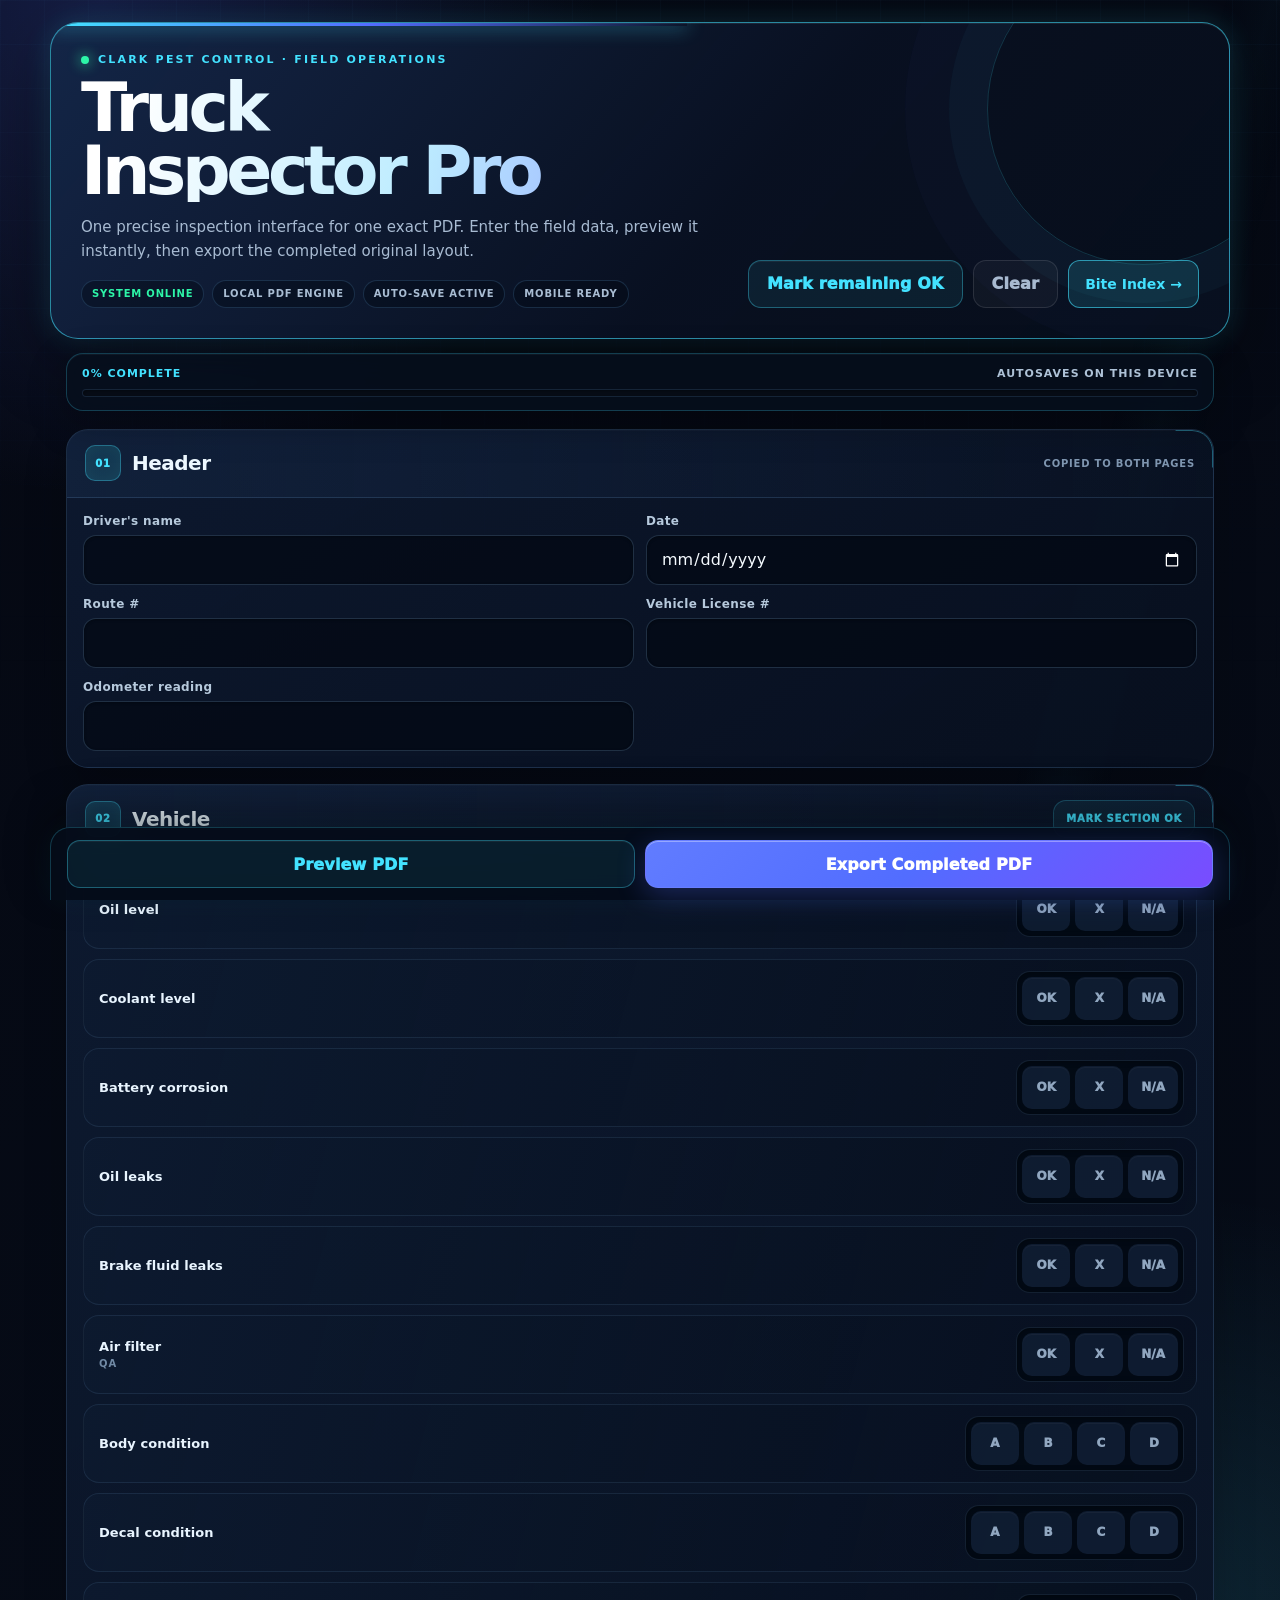
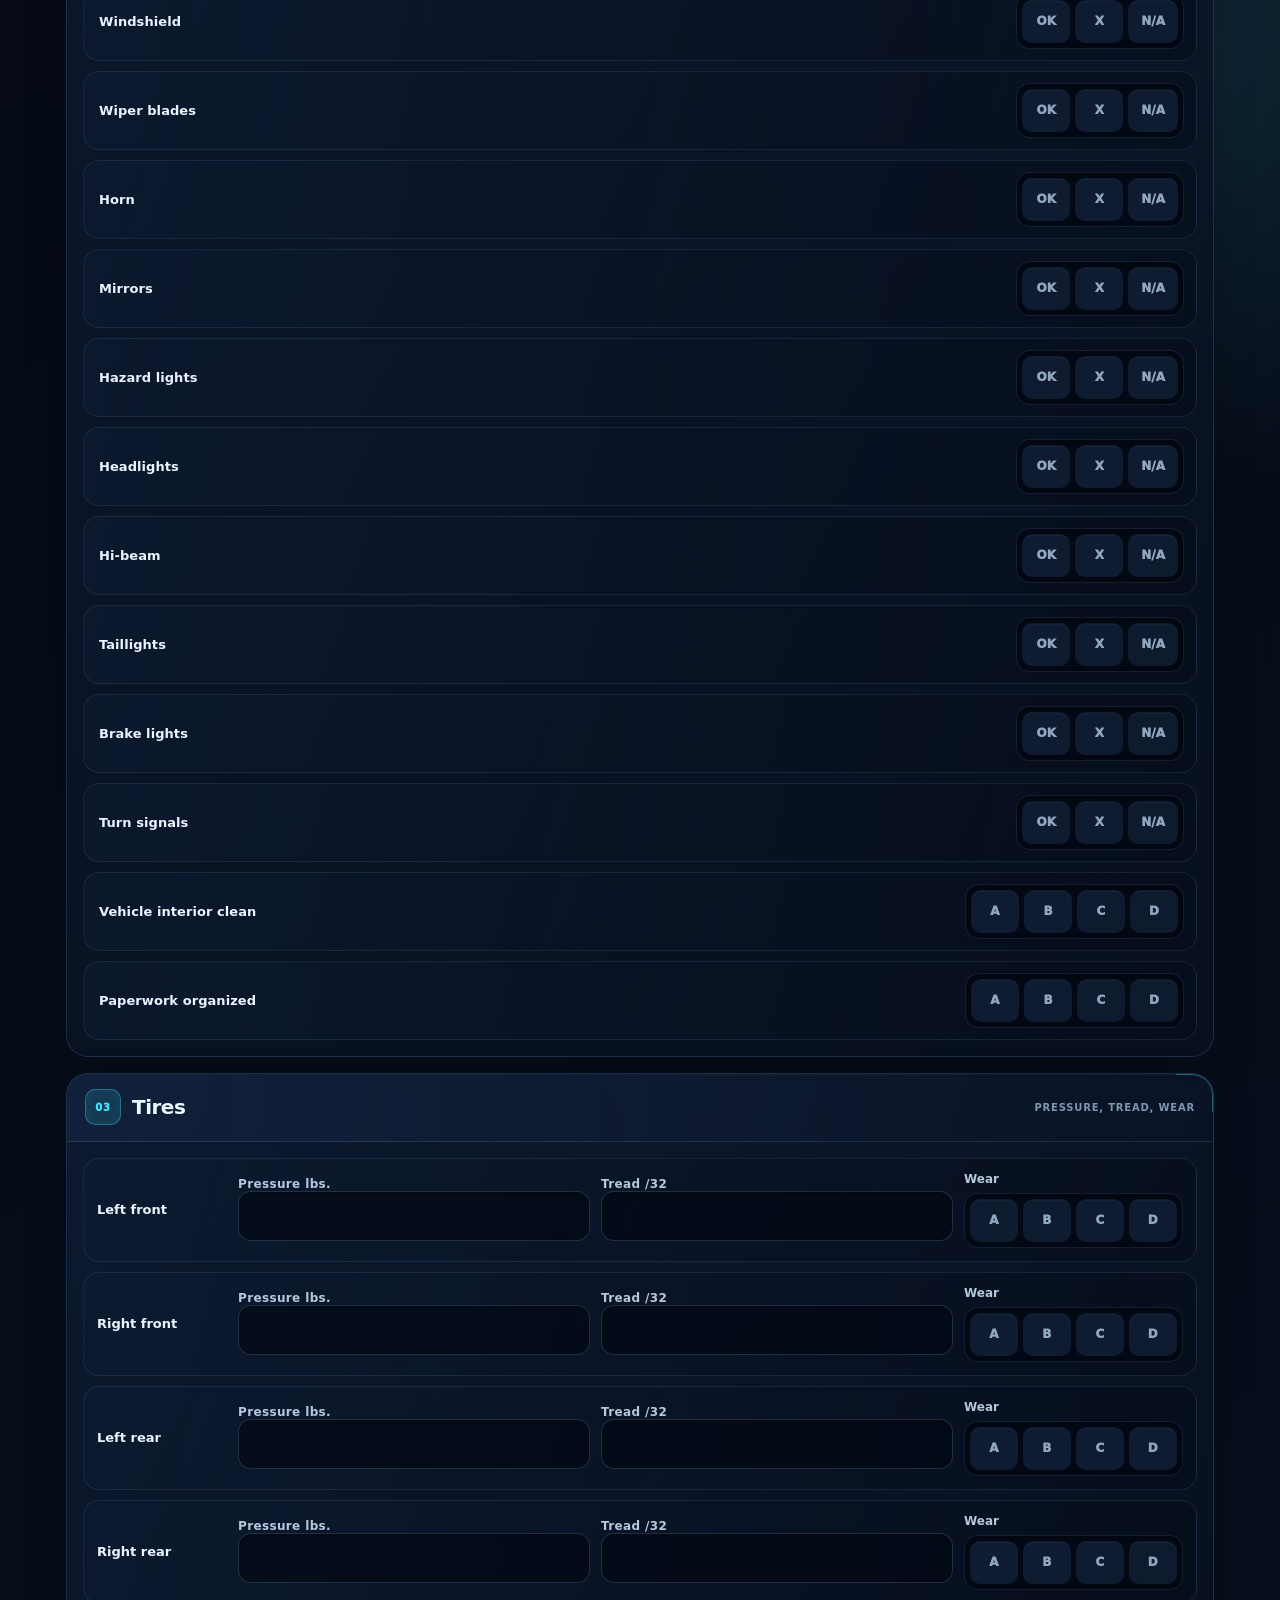
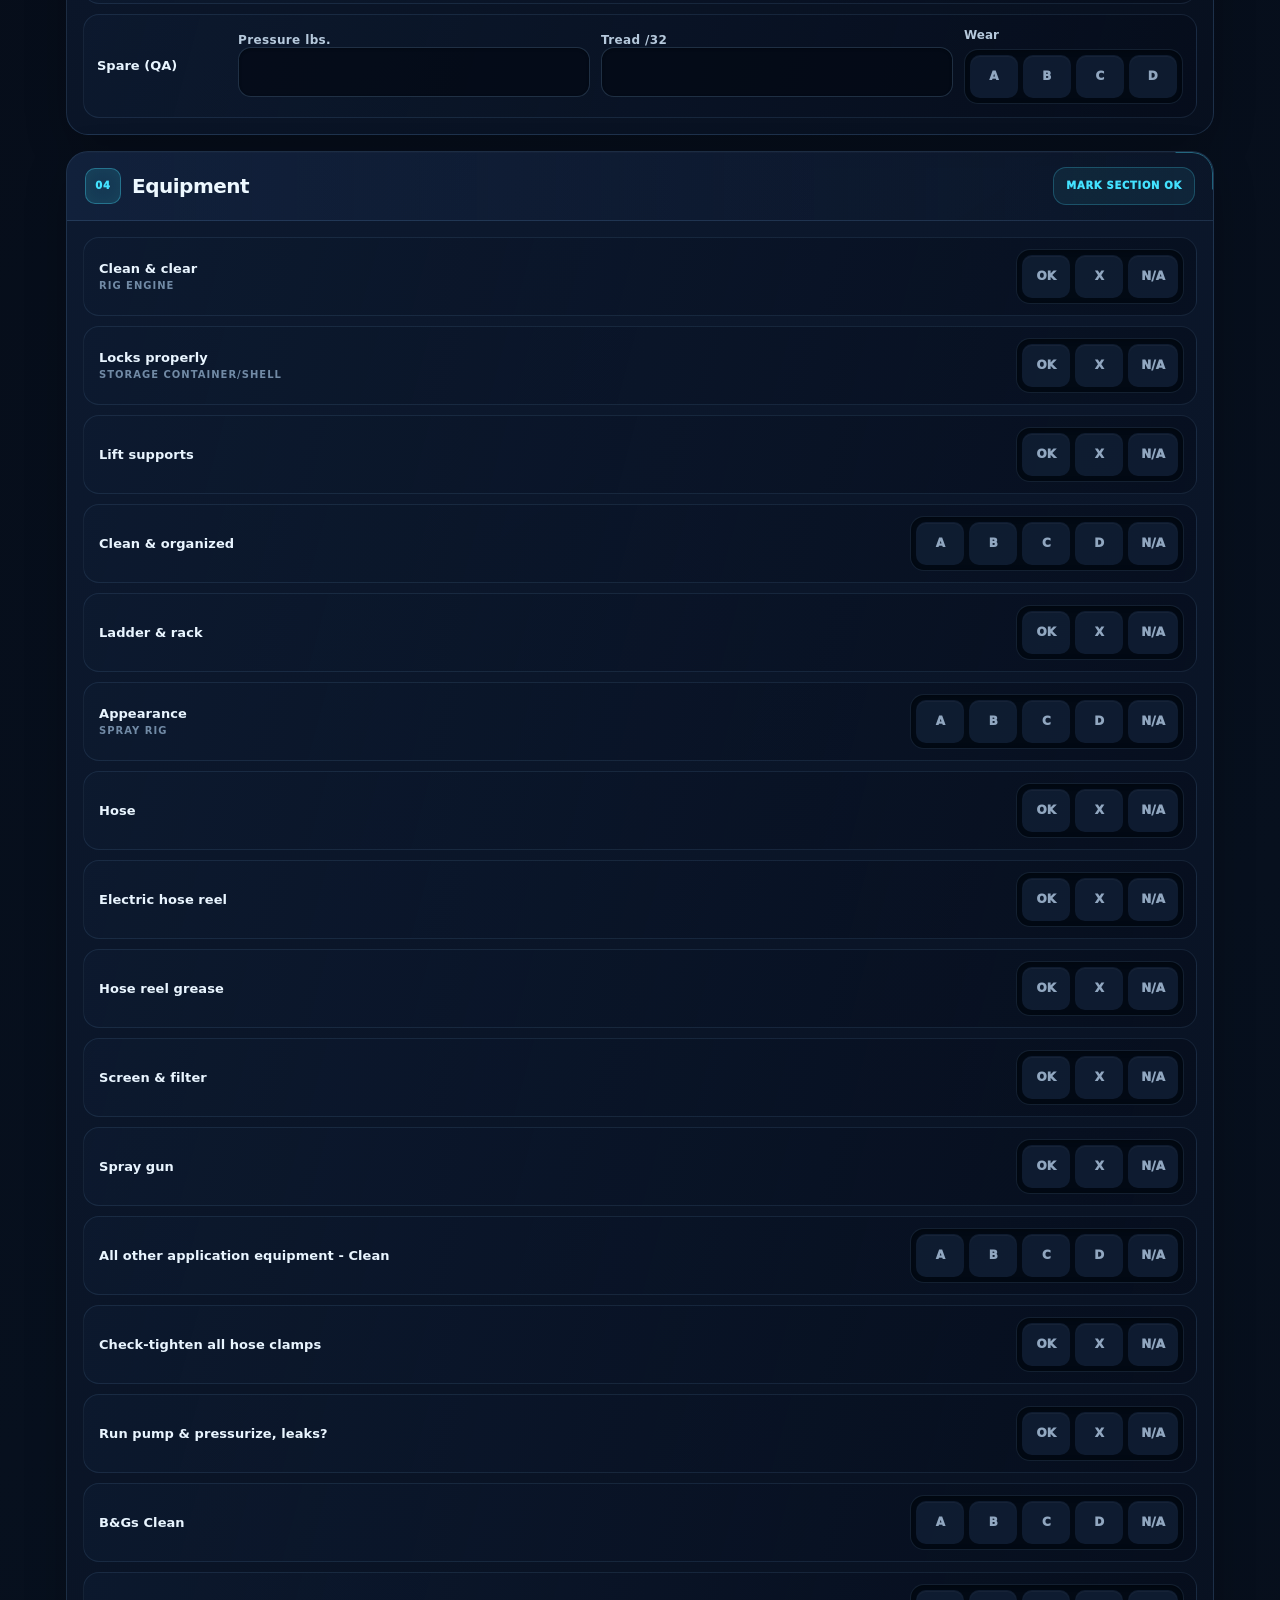
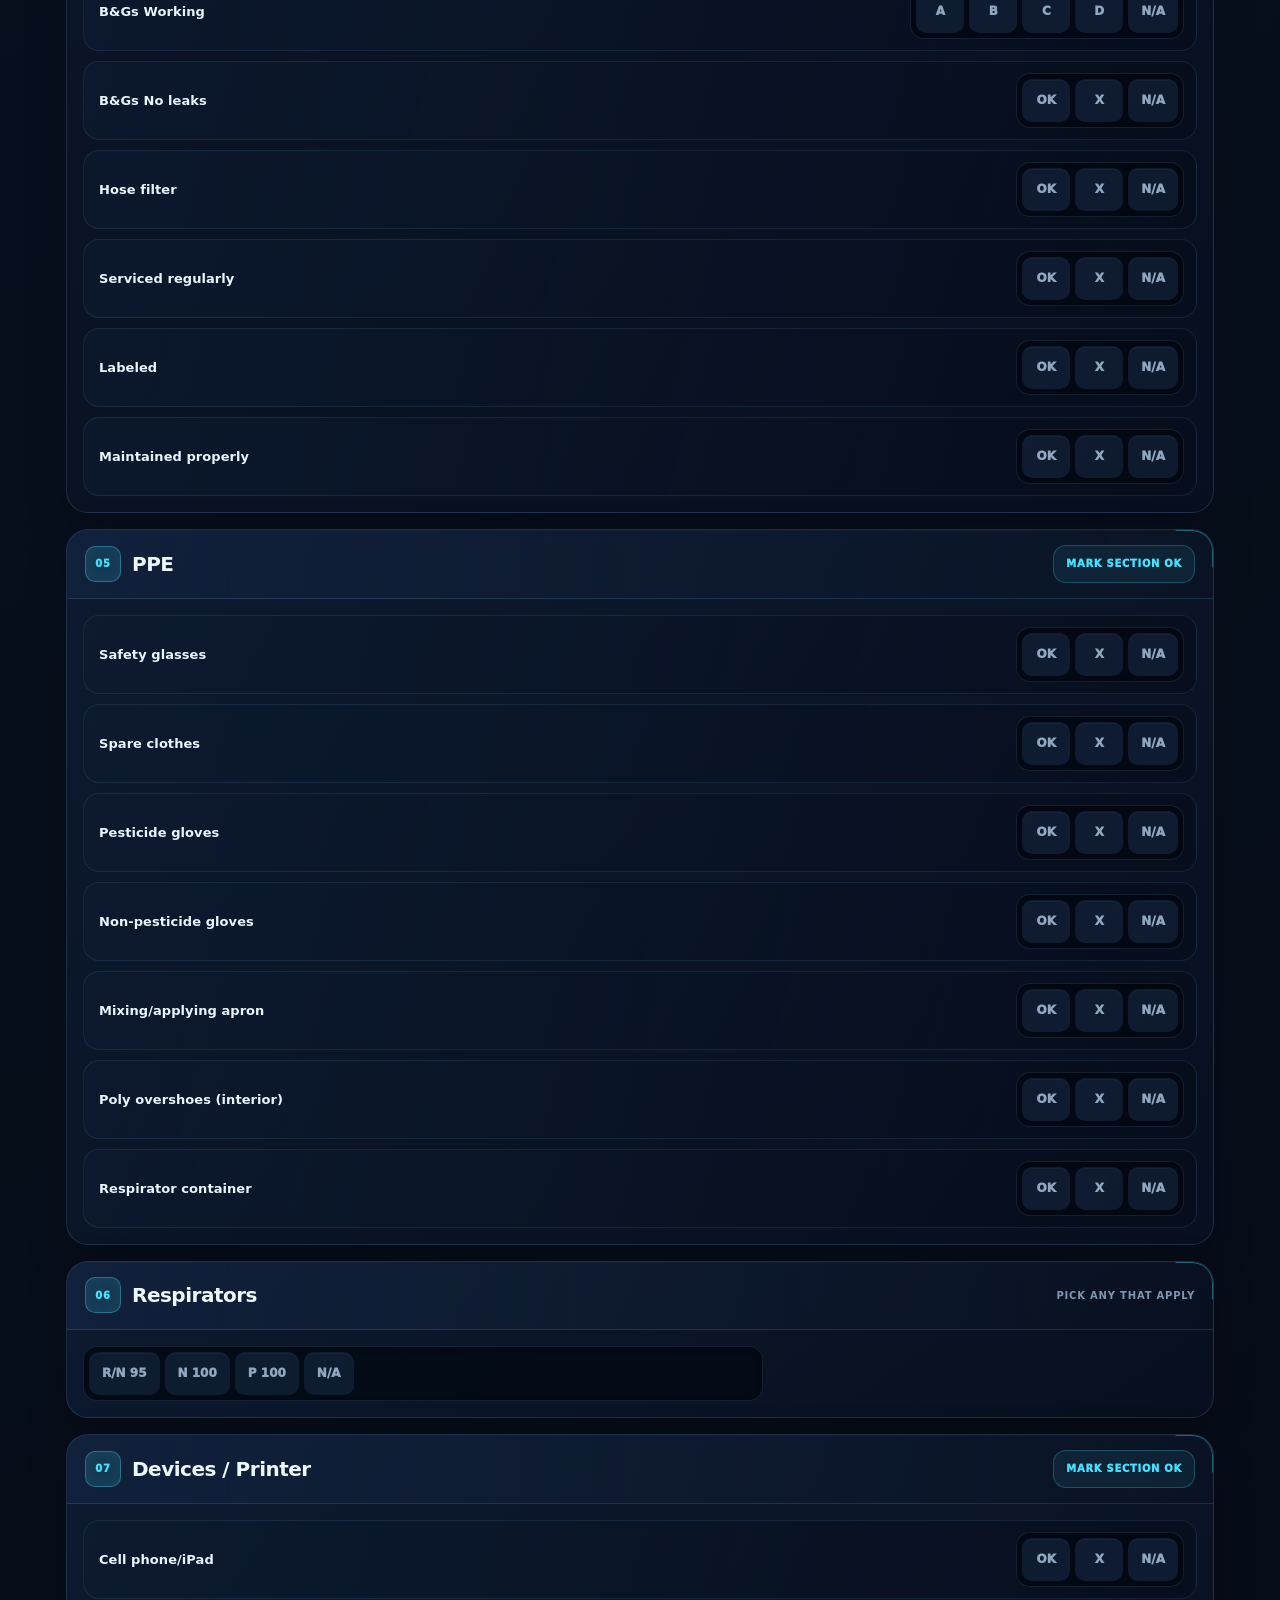
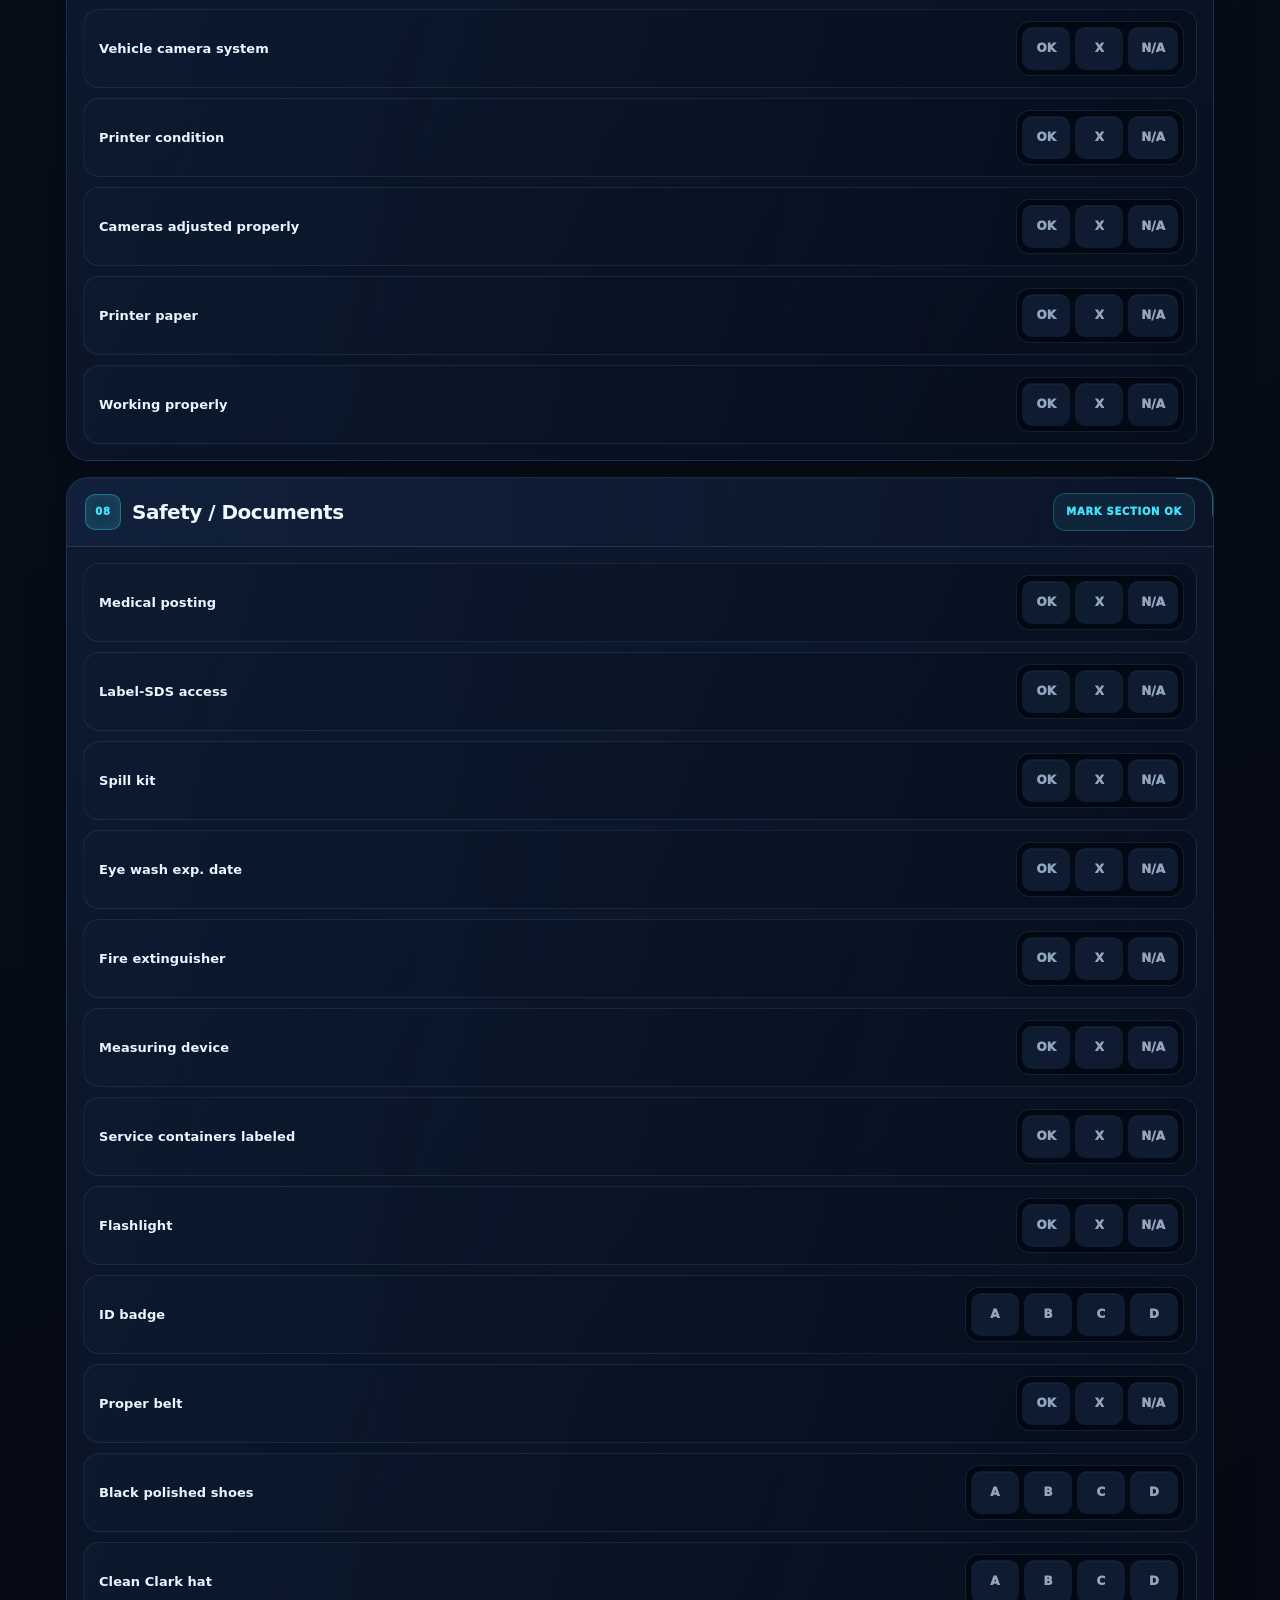
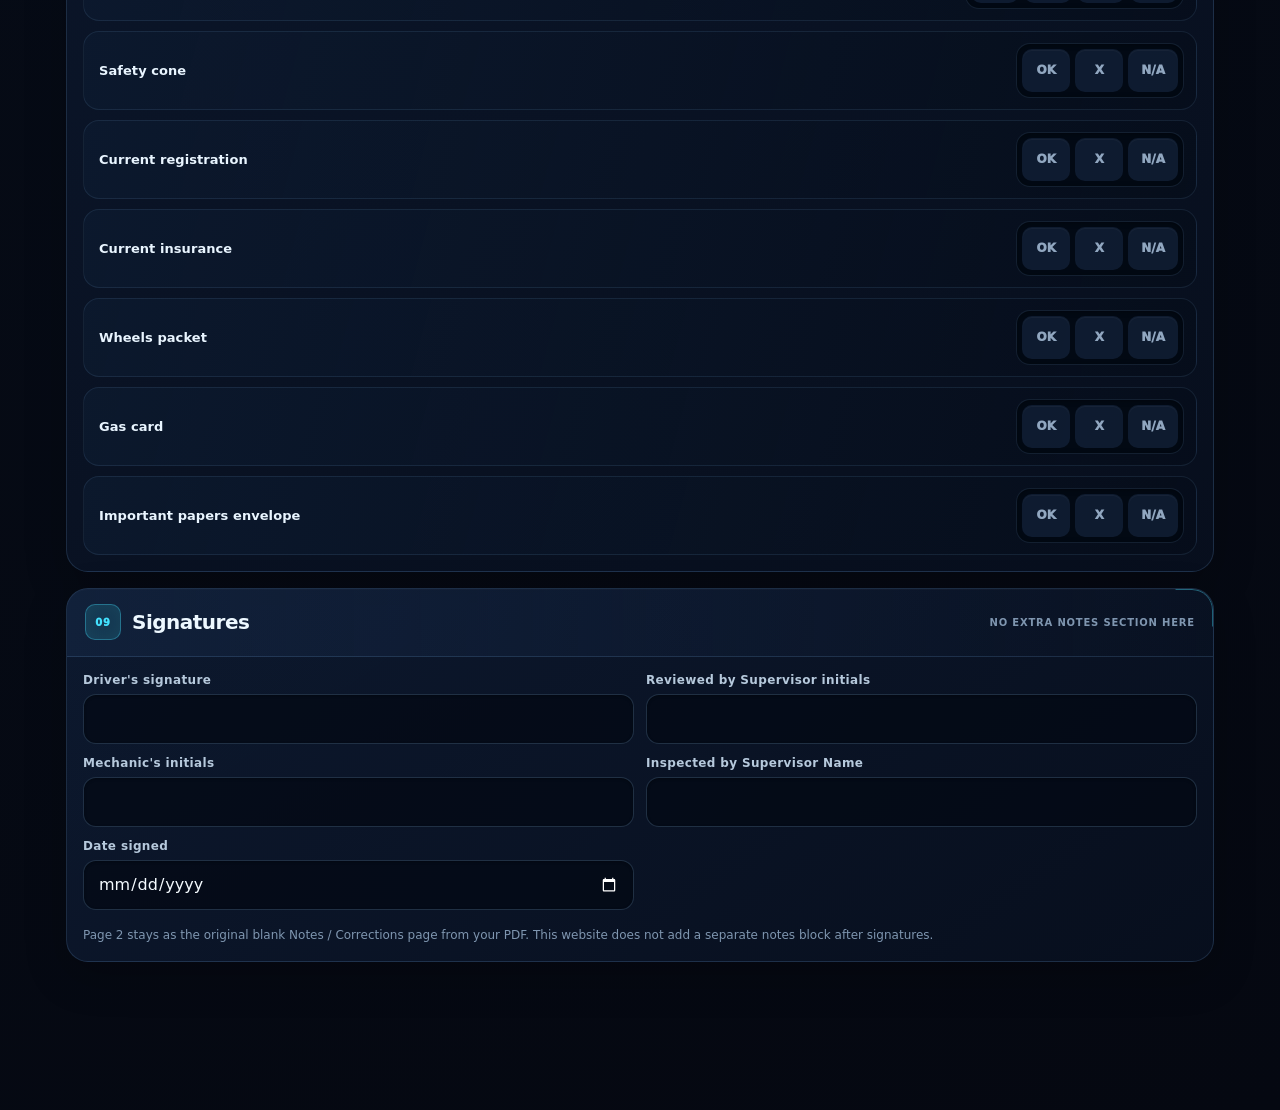
<file: index.html>
<!doctype html>
<html lang="en">
<head>
  <meta charset="utf-8">
  <meta name="viewport" content="width=device-width, initial-scale=1, viewport-fit=cover">
  <meta name="theme-color" content="#050812">
  <title>Truck Inspector Pro</title>
  <link rel="stylesheet" href="styles.css">
  <script defer src="js/pdf-lib.min.js"></script>
  <script defer src="js/template.js"></script>
  <script defer src="js/app.js"></script>
</head>
<body>
<header class="hero">
  <div>
    <p class="eyebrow">Clark Pest Control · Field Operations</p>
    <h1>Truck Inspector Pro</h1>
    <p>One precise inspection interface for one exact PDF. Enter the field data, preview it instantly, then export the completed original layout.</p>
    <div class="hero-meta" aria-label="System capabilities"><span>System online</span><span>Local PDF engine</span><span>Auto-save active</span><span>Mobile ready</span></div>
  </div>
  <div class="hero-buttons"><button type="button" id="markAllOk" class="secondary">Mark remaining OK</button><button type="button" id="clearForm" class="ghost">Clear</button><a class="hero-link" href="fish.html">Bite Index →</a></div>
</header>
<main>
  <section class="progress-card"><div class="progress-top"><span id="progressText">Ready</span><span id="saveText">Autosaves on this device</span></div><div class="bar"><div id="progressFill"></div></div></section>
  <form id="truckForm">
    <section class="panel"><div class="panel-head"><h2>Header</h2><span>Copied to both pages</span></div><div class="panel-body grid"><div class="field"><label for="driverName">Driver's name</label><input id="driverName" name="driverName" type="text" autocomplete="off"></div><div class="field"><label for="date">Date</label><input id="date" name="date" type="date" autocomplete="off"></div><div class="field"><label for="route">Route #</label><input id="route" name="route" type="text" autocomplete="off"></div><div class="field"><label for="vehicleLicense">Vehicle License #</label><input id="vehicleLicense" name="vehicleLicense" type="text" autocomplete="off"></div><div class="field"><label for="odometer">Odometer reading</label><input id="odometer" name="odometer" type="number" inputmode="numeric" autocomplete="off"></div></div></section>
    <section class="panel" data-section="vehicle">
      <div class="panel-head"><h2>Vehicle</h2><button type="button" class="small-btn" data-mark-ok="vehicle">Mark section OK</button></div>
      <div class="panel-body list"><div class="inspect-row"><div><strong>Oil level</strong></div><div class="choice-set" role="radiogroup" aria-label="oilLevel"><label class="pill"><input type="radio" name="oilLevel" id="oilLevel_OK" value="OK"><span>OK</span></label><label class="pill"><input type="radio" name="oilLevel" id="oilLevel_X" value="X"><span>X</span></label><label class="pill"><input type="radio" name="oilLevel" id="oilLevel_N_A" value="N/A"><span>N/A</span></label></div></div>
<div class="inspect-row"><div><strong>Coolant level</strong></div><div class="choice-set" role="radiogroup" aria-label="coolantLevel"><label class="pill"><input type="radio" name="coolantLevel" id="coolantLevel_OK" value="OK"><span>OK</span></label><label class="pill"><input type="radio" name="coolantLevel" id="coolantLevel_X" value="X"><span>X</span></label><label class="pill"><input type="radio" name="coolantLevel" id="coolantLevel_N_A" value="N/A"><span>N/A</span></label></div></div>
<div class="inspect-row"><div><strong>Battery corrosion</strong></div><div class="choice-set" role="radiogroup" aria-label="batteryCorrosion"><label class="pill"><input type="radio" name="batteryCorrosion" id="batteryCorrosion_OK" value="OK"><span>OK</span></label><label class="pill"><input type="radio" name="batteryCorrosion" id="batteryCorrosion_X" value="X"><span>X</span></label><label class="pill"><input type="radio" name="batteryCorrosion" id="batteryCorrosion_N_A" value="N/A"><span>N/A</span></label></div></div>
<div class="inspect-row"><div><strong>Oil leaks</strong></div><div class="choice-set" role="radiogroup" aria-label="oilLeaks"><label class="pill"><input type="radio" name="oilLeaks" id="oilLeaks_OK" value="OK"><span>OK</span></label><label class="pill"><input type="radio" name="oilLeaks" id="oilLeaks_X" value="X"><span>X</span></label><label class="pill"><input type="radio" name="oilLeaks" id="oilLeaks_N_A" value="N/A"><span>N/A</span></label></div></div>
<div class="inspect-row"><div><strong>Brake fluid leaks</strong></div><div class="choice-set" role="radiogroup" aria-label="brakeFluidLeaks"><label class="pill"><input type="radio" name="brakeFluidLeaks" id="brakeFluidLeaks_OK" value="OK"><span>OK</span></label><label class="pill"><input type="radio" name="brakeFluidLeaks" id="brakeFluidLeaks_X" value="X"><span>X</span></label><label class="pill"><input type="radio" name="brakeFluidLeaks" id="brakeFluidLeaks_N_A" value="N/A"><span>N/A</span></label></div></div>
<div class="inspect-row"><div><strong>Air filter</strong><small>QA</small></div><div class="choice-set" role="radiogroup" aria-label="airFilter"><label class="pill"><input type="radio" name="airFilter" id="airFilter_OK" value="OK"><span>OK</span></label><label class="pill"><input type="radio" name="airFilter" id="airFilter_X" value="X"><span>X</span></label><label class="pill"><input type="radio" name="airFilter" id="airFilter_N_A" value="N/A"><span>N/A</span></label></div></div>
<div class="inspect-row"><div><strong>Body condition</strong></div><div class="choice-set ad" role="radiogroup" aria-label="bodyCondition"><label class="pill"><input type="radio" name="bodyCondition" id="bodyCondition_A" value="A"><span>A</span></label><label class="pill"><input type="radio" name="bodyCondition" id="bodyCondition_B" value="B"><span>B</span></label><label class="pill"><input type="radio" name="bodyCondition" id="bodyCondition_C" value="C"><span>C</span></label><label class="pill"><input type="radio" name="bodyCondition" id="bodyCondition_D" value="D"><span>D</span></label></div></div>
<div class="inspect-row"><div><strong>Decal condition</strong></div><div class="choice-set ad" role="radiogroup" aria-label="decalCondition"><label class="pill"><input type="radio" name="decalCondition" id="decalCondition_A" value="A"><span>A</span></label><label class="pill"><input type="radio" name="decalCondition" id="decalCondition_B" value="B"><span>B</span></label><label class="pill"><input type="radio" name="decalCondition" id="decalCondition_C" value="C"><span>C</span></label><label class="pill"><input type="radio" name="decalCondition" id="decalCondition_D" value="D"><span>D</span></label></div></div>
<div class="inspect-row"><div><strong>Windshield</strong></div><div class="choice-set" role="radiogroup" aria-label="windshield"><label class="pill"><input type="radio" name="windshield" id="windshield_OK" value="OK"><span>OK</span></label><label class="pill"><input type="radio" name="windshield" id="windshield_X" value="X"><span>X</span></label><label class="pill"><input type="radio" name="windshield" id="windshield_N_A" value="N/A"><span>N/A</span></label></div></div>
<div class="inspect-row"><div><strong>Wiper blades</strong></div><div class="choice-set" role="radiogroup" aria-label="wiperBlades"><label class="pill"><input type="radio" name="wiperBlades" id="wiperBlades_OK" value="OK"><span>OK</span></label><label class="pill"><input type="radio" name="wiperBlades" id="wiperBlades_X" value="X"><span>X</span></label><label class="pill"><input type="radio" name="wiperBlades" id="wiperBlades_N_A" value="N/A"><span>N/A</span></label></div></div>
<div class="inspect-row"><div><strong>Horn</strong></div><div class="choice-set" role="radiogroup" aria-label="horn"><label class="pill"><input type="radio" name="horn" id="horn_OK" value="OK"><span>OK</span></label><label class="pill"><input type="radio" name="horn" id="horn_X" value="X"><span>X</span></label><label class="pill"><input type="radio" name="horn" id="horn_N_A" value="N/A"><span>N/A</span></label></div></div>
<div class="inspect-row"><div><strong>Mirrors</strong></div><div class="choice-set" role="radiogroup" aria-label="mirrors"><label class="pill"><input type="radio" name="mirrors" id="mirrors_OK" value="OK"><span>OK</span></label><label class="pill"><input type="radio" name="mirrors" id="mirrors_X" value="X"><span>X</span></label><label class="pill"><input type="radio" name="mirrors" id="mirrors_N_A" value="N/A"><span>N/A</span></label></div></div>
<div class="inspect-row"><div><strong>Hazard lights</strong></div><div class="choice-set" role="radiogroup" aria-label="hazardLights"><label class="pill"><input type="radio" name="hazardLights" id="hazardLights_OK" value="OK"><span>OK</span></label><label class="pill"><input type="radio" name="hazardLights" id="hazardLights_X" value="X"><span>X</span></label><label class="pill"><input type="radio" name="hazardLights" id="hazardLights_N_A" value="N/A"><span>N/A</span></label></div></div>
<div class="inspect-row"><div><strong>Headlights</strong></div><div class="choice-set" role="radiogroup" aria-label="headlights"><label class="pill"><input type="radio" name="headlights" id="headlights_OK" value="OK"><span>OK</span></label><label class="pill"><input type="radio" name="headlights" id="headlights_X" value="X"><span>X</span></label><label class="pill"><input type="radio" name="headlights" id="headlights_N_A" value="N/A"><span>N/A</span></label></div></div>
<div class="inspect-row"><div><strong>Hi-beam</strong></div><div class="choice-set" role="radiogroup" aria-label="hiBeam"><label class="pill"><input type="radio" name="hiBeam" id="hiBeam_OK" value="OK"><span>OK</span></label><label class="pill"><input type="radio" name="hiBeam" id="hiBeam_X" value="X"><span>X</span></label><label class="pill"><input type="radio" name="hiBeam" id="hiBeam_N_A" value="N/A"><span>N/A</span></label></div></div>
<div class="inspect-row"><div><strong>Taillights</strong></div><div class="choice-set" role="radiogroup" aria-label="taillights"><label class="pill"><input type="radio" name="taillights" id="taillights_OK" value="OK"><span>OK</span></label><label class="pill"><input type="radio" name="taillights" id="taillights_X" value="X"><span>X</span></label><label class="pill"><input type="radio" name="taillights" id="taillights_N_A" value="N/A"><span>N/A</span></label></div></div>
<div class="inspect-row"><div><strong>Brake lights</strong></div><div class="choice-set" role="radiogroup" aria-label="brakeLights"><label class="pill"><input type="radio" name="brakeLights" id="brakeLights_OK" value="OK"><span>OK</span></label><label class="pill"><input type="radio" name="brakeLights" id="brakeLights_X" value="X"><span>X</span></label><label class="pill"><input type="radio" name="brakeLights" id="brakeLights_N_A" value="N/A"><span>N/A</span></label></div></div>
<div class="inspect-row"><div><strong>Turn signals</strong></div><div class="choice-set" role="radiogroup" aria-label="turnSignals"><label class="pill"><input type="radio" name="turnSignals" id="turnSignals_OK" value="OK"><span>OK</span></label><label class="pill"><input type="radio" name="turnSignals" id="turnSignals_X" value="X"><span>X</span></label><label class="pill"><input type="radio" name="turnSignals" id="turnSignals_N_A" value="N/A"><span>N/A</span></label></div></div>
<div class="inspect-row"><div><strong>Vehicle interior clean</strong></div><div class="choice-set ad" role="radiogroup" aria-label="vehicleInteriorClean"><label class="pill"><input type="radio" name="vehicleInteriorClean" id="vehicleInteriorClean_A" value="A"><span>A</span></label><label class="pill"><input type="radio" name="vehicleInteriorClean" id="vehicleInteriorClean_B" value="B"><span>B</span></label><label class="pill"><input type="radio" name="vehicleInteriorClean" id="vehicleInteriorClean_C" value="C"><span>C</span></label><label class="pill"><input type="radio" name="vehicleInteriorClean" id="vehicleInteriorClean_D" value="D"><span>D</span></label></div></div>
<div class="inspect-row"><div><strong>Paperwork organized</strong></div><div class="choice-set ad" role="radiogroup" aria-label="paperworkOrganized"><label class="pill"><input type="radio" name="paperworkOrganized" id="paperworkOrganized_A" value="A"><span>A</span></label><label class="pill"><input type="radio" name="paperworkOrganized" id="paperworkOrganized_B" value="B"><span>B</span></label><label class="pill"><input type="radio" name="paperworkOrganized" id="paperworkOrganized_C" value="C"><span>C</span></label><label class="pill"><input type="radio" name="paperworkOrganized" id="paperworkOrganized_D" value="D"><span>D</span></label></div></div></div>
    </section>
    <section class="panel"><div class="panel-head"><h2>Tires</h2><span>Pressure, tread, wear</span></div><div class="panel-body tire-list"><div class="tire-row">
        <strong>Left front</strong>
        <label>Pressure lbs.<input name="tire0_pressure" inputmode="decimal" autocomplete="off"></label>
        <label>Tread /32<input name="tire0_tread" inputmode="decimal" autocomplete="off"></label>
        <div><span class="mini-label">Wear</span><div class="choice-set ad" role="radiogroup" aria-label="tire0_wear"><label class="pill"><input type="radio" name="tire0_wear" id="tire0_wear_A" value="A"><span>A</span></label><label class="pill"><input type="radio" name="tire0_wear" id="tire0_wear_B" value="B"><span>B</span></label><label class="pill"><input type="radio" name="tire0_wear" id="tire0_wear_C" value="C"><span>C</span></label><label class="pill"><input type="radio" name="tire0_wear" id="tire0_wear_D" value="D"><span>D</span></label></div></div>
      </div><div class="tire-row">
        <strong>Right front</strong>
        <label>Pressure lbs.<input name="tire1_pressure" inputmode="decimal" autocomplete="off"></label>
        <label>Tread /32<input name="tire1_tread" inputmode="decimal" autocomplete="off"></label>
        <div><span class="mini-label">Wear</span><div class="choice-set ad" role="radiogroup" aria-label="tire1_wear"><label class="pill"><input type="radio" name="tire1_wear" id="tire1_wear_A" value="A"><span>A</span></label><label class="pill"><input type="radio" name="tire1_wear" id="tire1_wear_B" value="B"><span>B</span></label><label class="pill"><input type="radio" name="tire1_wear" id="tire1_wear_C" value="C"><span>C</span></label><label class="pill"><input type="radio" name="tire1_wear" id="tire1_wear_D" value="D"><span>D</span></label></div></div>
      </div><div class="tire-row">
        <strong>Left rear</strong>
        <label>Pressure lbs.<input name="tire2_pressure" inputmode="decimal" autocomplete="off"></label>
        <label>Tread /32<input name="tire2_tread" inputmode="decimal" autocomplete="off"></label>
        <div><span class="mini-label">Wear</span><div class="choice-set ad" role="radiogroup" aria-label="tire2_wear"><label class="pill"><input type="radio" name="tire2_wear" id="tire2_wear_A" value="A"><span>A</span></label><label class="pill"><input type="radio" name="tire2_wear" id="tire2_wear_B" value="B"><span>B</span></label><label class="pill"><input type="radio" name="tire2_wear" id="tire2_wear_C" value="C"><span>C</span></label><label class="pill"><input type="radio" name="tire2_wear" id="tire2_wear_D" value="D"><span>D</span></label></div></div>
      </div><div class="tire-row">
        <strong>Right rear</strong>
        <label>Pressure lbs.<input name="tire3_pressure" inputmode="decimal" autocomplete="off"></label>
        <label>Tread /32<input name="tire3_tread" inputmode="decimal" autocomplete="off"></label>
        <div><span class="mini-label">Wear</span><div class="choice-set ad" role="radiogroup" aria-label="tire3_wear"><label class="pill"><input type="radio" name="tire3_wear" id="tire3_wear_A" value="A"><span>A</span></label><label class="pill"><input type="radio" name="tire3_wear" id="tire3_wear_B" value="B"><span>B</span></label><label class="pill"><input type="radio" name="tire3_wear" id="tire3_wear_C" value="C"><span>C</span></label><label class="pill"><input type="radio" name="tire3_wear" id="tire3_wear_D" value="D"><span>D</span></label></div></div>
      </div><div class="tire-row">
        <strong>Spare (QA)</strong>
        <label>Pressure lbs.<input name="tire4_pressure" inputmode="decimal" autocomplete="off"></label>
        <label>Tread /32<input name="tire4_tread" inputmode="decimal" autocomplete="off"></label>
        <div><span class="mini-label">Wear</span><div class="choice-set ad" role="radiogroup" aria-label="tire4_wear"><label class="pill"><input type="radio" name="tire4_wear" id="tire4_wear_A" value="A"><span>A</span></label><label class="pill"><input type="radio" name="tire4_wear" id="tire4_wear_B" value="B"><span>B</span></label><label class="pill"><input type="radio" name="tire4_wear" id="tire4_wear_C" value="C"><span>C</span></label><label class="pill"><input type="radio" name="tire4_wear" id="tire4_wear_D" value="D"><span>D</span></label></div></div>
      </div></div></section>
    <section class="panel" data-section="equipment">
      <div class="panel-head"><h2>Equipment</h2><button type="button" class="small-btn" data-mark-ok="equipment">Mark section OK</button></div>
      <div class="panel-body list"><div class="inspect-row"><div><strong>Clean & clear</strong><small>Rig engine</small></div><div class="choice-set" role="radiogroup" aria-label="cleanClear"><label class="pill"><input type="radio" name="cleanClear" id="cleanClear_OK" value="OK"><span>OK</span></label><label class="pill"><input type="radio" name="cleanClear" id="cleanClear_X" value="X"><span>X</span></label><label class="pill"><input type="radio" name="cleanClear" id="cleanClear_N_A" value="N/A"><span>N/A</span></label></div></div>
<div class="inspect-row"><div><strong>Locks properly</strong><small>Storage container/shell</small></div><div class="choice-set" role="radiogroup" aria-label="locksProperly"><label class="pill"><input type="radio" name="locksProperly" id="locksProperly_OK" value="OK"><span>OK</span></label><label class="pill"><input type="radio" name="locksProperly" id="locksProperly_X" value="X"><span>X</span></label><label class="pill"><input type="radio" name="locksProperly" id="locksProperly_N_A" value="N/A"><span>N/A</span></label></div></div>
<div class="inspect-row"><div><strong>Lift supports</strong></div><div class="choice-set" role="radiogroup" aria-label="liftSupports"><label class="pill"><input type="radio" name="liftSupports" id="liftSupports_OK" value="OK"><span>OK</span></label><label class="pill"><input type="radio" name="liftSupports" id="liftSupports_X" value="X"><span>X</span></label><label class="pill"><input type="radio" name="liftSupports" id="liftSupports_N_A" value="N/A"><span>N/A</span></label></div></div>
<div class="inspect-row"><div><strong>Clean & organized</strong></div><div class="choice-set ad" role="radiogroup" aria-label="cleanOrganized"><label class="pill"><input type="radio" name="cleanOrganized" id="cleanOrganized_A" value="A"><span>A</span></label><label class="pill"><input type="radio" name="cleanOrganized" id="cleanOrganized_B" value="B"><span>B</span></label><label class="pill"><input type="radio" name="cleanOrganized" id="cleanOrganized_C" value="C"><span>C</span></label><label class="pill"><input type="radio" name="cleanOrganized" id="cleanOrganized_D" value="D"><span>D</span></label><label class="pill"><input type="radio" name="cleanOrganized" id="cleanOrganized_N_A" value="N/A"><span>N/A</span></label></div></div>
<div class="inspect-row"><div><strong>Ladder & rack</strong></div><div class="choice-set" role="radiogroup" aria-label="ladderRack"><label class="pill"><input type="radio" name="ladderRack" id="ladderRack_OK" value="OK"><span>OK</span></label><label class="pill"><input type="radio" name="ladderRack" id="ladderRack_X" value="X"><span>X</span></label><label class="pill"><input type="radio" name="ladderRack" id="ladderRack_N_A" value="N/A"><span>N/A</span></label></div></div>
<div class="inspect-row"><div><strong>Appearance</strong><small>Spray rig</small></div><div class="choice-set ad" role="radiogroup" aria-label="appearance"><label class="pill"><input type="radio" name="appearance" id="appearance_A" value="A"><span>A</span></label><label class="pill"><input type="radio" name="appearance" id="appearance_B" value="B"><span>B</span></label><label class="pill"><input type="radio" name="appearance" id="appearance_C" value="C"><span>C</span></label><label class="pill"><input type="radio" name="appearance" id="appearance_D" value="D"><span>D</span></label><label class="pill"><input type="radio" name="appearance" id="appearance_N_A" value="N/A"><span>N/A</span></label></div></div>
<div class="inspect-row"><div><strong>Hose</strong></div><div class="choice-set" role="radiogroup" aria-label="hose"><label class="pill"><input type="radio" name="hose" id="hose_OK" value="OK"><span>OK</span></label><label class="pill"><input type="radio" name="hose" id="hose_X" value="X"><span>X</span></label><label class="pill"><input type="radio" name="hose" id="hose_N_A" value="N/A"><span>N/A</span></label></div></div>
<div class="inspect-row"><div><strong>Electric hose reel</strong></div><div class="choice-set" role="radiogroup" aria-label="electricHoseReel"><label class="pill"><input type="radio" name="electricHoseReel" id="electricHoseReel_OK" value="OK"><span>OK</span></label><label class="pill"><input type="radio" name="electricHoseReel" id="electricHoseReel_X" value="X"><span>X</span></label><label class="pill"><input type="radio" name="electricHoseReel" id="electricHoseReel_N_A" value="N/A"><span>N/A</span></label></div></div>
<div class="inspect-row"><div><strong>Hose reel grease</strong></div><div class="choice-set" role="radiogroup" aria-label="hoseReelGrease"><label class="pill"><input type="radio" name="hoseReelGrease" id="hoseReelGrease_OK" value="OK"><span>OK</span></label><label class="pill"><input type="radio" name="hoseReelGrease" id="hoseReelGrease_X" value="X"><span>X</span></label><label class="pill"><input type="radio" name="hoseReelGrease" id="hoseReelGrease_N_A" value="N/A"><span>N/A</span></label></div></div>
<div class="inspect-row"><div><strong>Screen & filter</strong></div><div class="choice-set" role="radiogroup" aria-label="screenFilter"><label class="pill"><input type="radio" name="screenFilter" id="screenFilter_OK" value="OK"><span>OK</span></label><label class="pill"><input type="radio" name="screenFilter" id="screenFilter_X" value="X"><span>X</span></label><label class="pill"><input type="radio" name="screenFilter" id="screenFilter_N_A" value="N/A"><span>N/A</span></label></div></div>
<div class="inspect-row"><div><strong>Spray gun</strong></div><div class="choice-set" role="radiogroup" aria-label="sprayGun"><label class="pill"><input type="radio" name="sprayGun" id="sprayGun_OK" value="OK"><span>OK</span></label><label class="pill"><input type="radio" name="sprayGun" id="sprayGun_X" value="X"><span>X</span></label><label class="pill"><input type="radio" name="sprayGun" id="sprayGun_N_A" value="N/A"><span>N/A</span></label></div></div>
<div class="inspect-row"><div><strong>All other application equipment - Clean</strong></div><div class="choice-set ad" role="radiogroup" aria-label="applicationEquipmentClean"><label class="pill"><input type="radio" name="applicationEquipmentClean" id="applicationEquipmentClean_A" value="A"><span>A</span></label><label class="pill"><input type="radio" name="applicationEquipmentClean" id="applicationEquipmentClean_B" value="B"><span>B</span></label><label class="pill"><input type="radio" name="applicationEquipmentClean" id="applicationEquipmentClean_C" value="C"><span>C</span></label><label class="pill"><input type="radio" name="applicationEquipmentClean" id="applicationEquipmentClean_D" value="D"><span>D</span></label><label class="pill"><input type="radio" name="applicationEquipmentClean" id="applicationEquipmentClean_N_A" value="N/A"><span>N/A</span></label></div></div>
<div class="inspect-row"><div><strong>Check-tighten all hose clamps</strong></div><div class="choice-set" role="radiogroup" aria-label="tightenHoseClamps"><label class="pill"><input type="radio" name="tightenHoseClamps" id="tightenHoseClamps_OK" value="OK"><span>OK</span></label><label class="pill"><input type="radio" name="tightenHoseClamps" id="tightenHoseClamps_X" value="X"><span>X</span></label><label class="pill"><input type="radio" name="tightenHoseClamps" id="tightenHoseClamps_N_A" value="N/A"><span>N/A</span></label></div></div>
<div class="inspect-row"><div><strong>Run pump & pressurize, leaks?</strong></div><div class="choice-set" role="radiogroup" aria-label="runPumpLeaks"><label class="pill"><input type="radio" name="runPumpLeaks" id="runPumpLeaks_OK" value="OK"><span>OK</span></label><label class="pill"><input type="radio" name="runPumpLeaks" id="runPumpLeaks_X" value="X"><span>X</span></label><label class="pill"><input type="radio" name="runPumpLeaks" id="runPumpLeaks_N_A" value="N/A"><span>N/A</span></label></div></div>
<div class="inspect-row"><div><strong>B&Gs Clean</strong></div><div class="choice-set ad" role="radiogroup" aria-label="bgsClean"><label class="pill"><input type="radio" name="bgsClean" id="bgsClean_A" value="A"><span>A</span></label><label class="pill"><input type="radio" name="bgsClean" id="bgsClean_B" value="B"><span>B</span></label><label class="pill"><input type="radio" name="bgsClean" id="bgsClean_C" value="C"><span>C</span></label><label class="pill"><input type="radio" name="bgsClean" id="bgsClean_D" value="D"><span>D</span></label><label class="pill"><input type="radio" name="bgsClean" id="bgsClean_N_A" value="N/A"><span>N/A</span></label></div></div>
<div class="inspect-row"><div><strong>B&Gs Working</strong></div><div class="choice-set ad" role="radiogroup" aria-label="bgsWorking"><label class="pill"><input type="radio" name="bgsWorking" id="bgsWorking_A" value="A"><span>A</span></label><label class="pill"><input type="radio" name="bgsWorking" id="bgsWorking_B" value="B"><span>B</span></label><label class="pill"><input type="radio" name="bgsWorking" id="bgsWorking_C" value="C"><span>C</span></label><label class="pill"><input type="radio" name="bgsWorking" id="bgsWorking_D" value="D"><span>D</span></label><label class="pill"><input type="radio" name="bgsWorking" id="bgsWorking_N_A" value="N/A"><span>N/A</span></label></div></div>
<div class="inspect-row"><div><strong>B&Gs No leaks</strong></div><div class="choice-set" role="radiogroup" aria-label="bgsNoLeaks"><label class="pill"><input type="radio" name="bgsNoLeaks" id="bgsNoLeaks_OK" value="OK"><span>OK</span></label><label class="pill"><input type="radio" name="bgsNoLeaks" id="bgsNoLeaks_X" value="X"><span>X</span></label><label class="pill"><input type="radio" name="bgsNoLeaks" id="bgsNoLeaks_N_A" value="N/A"><span>N/A</span></label></div></div>
<div class="inspect-row"><div><strong>Hose filter</strong></div><div class="choice-set" role="radiogroup" aria-label="hoseFilter"><label class="pill"><input type="radio" name="hoseFilter" id="hoseFilter_OK" value="OK"><span>OK</span></label><label class="pill"><input type="radio" name="hoseFilter" id="hoseFilter_X" value="X"><span>X</span></label><label class="pill"><input type="radio" name="hoseFilter" id="hoseFilter_N_A" value="N/A"><span>N/A</span></label></div></div>
<div class="inspect-row"><div><strong>Serviced regularly</strong></div><div class="choice-set" role="radiogroup" aria-label="servicedRegularly"><label class="pill"><input type="radio" name="servicedRegularly" id="servicedRegularly_OK" value="OK"><span>OK</span></label><label class="pill"><input type="radio" name="servicedRegularly" id="servicedRegularly_X" value="X"><span>X</span></label><label class="pill"><input type="radio" name="servicedRegularly" id="servicedRegularly_N_A" value="N/A"><span>N/A</span></label></div></div>
<div class="inspect-row"><div><strong>Labeled</strong></div><div class="choice-set" role="radiogroup" aria-label="labeled"><label class="pill"><input type="radio" name="labeled" id="labeled_OK" value="OK"><span>OK</span></label><label class="pill"><input type="radio" name="labeled" id="labeled_X" value="X"><span>X</span></label><label class="pill"><input type="radio" name="labeled" id="labeled_N_A" value="N/A"><span>N/A</span></label></div></div>
<div class="inspect-row"><div><strong>Maintained properly</strong></div><div class="choice-set" role="radiogroup" aria-label="maintainedProperly"><label class="pill"><input type="radio" name="maintainedProperly" id="maintainedProperly_OK" value="OK"><span>OK</span></label><label class="pill"><input type="radio" name="maintainedProperly" id="maintainedProperly_X" value="X"><span>X</span></label><label class="pill"><input type="radio" name="maintainedProperly" id="maintainedProperly_N_A" value="N/A"><span>N/A</span></label></div></div></div>
    </section><section class="panel" data-section="ppe">
      <div class="panel-head"><h2>PPE</h2><button type="button" class="small-btn" data-mark-ok="ppe">Mark section OK</button></div>
      <div class="panel-body list"><div class="inspect-row"><div><strong>Safety glasses</strong></div><div class="choice-set" role="radiogroup" aria-label="safetyGlasses"><label class="pill"><input type="radio" name="safetyGlasses" id="safetyGlasses_OK" value="OK"><span>OK</span></label><label class="pill"><input type="radio" name="safetyGlasses" id="safetyGlasses_X" value="X"><span>X</span></label><label class="pill"><input type="radio" name="safetyGlasses" id="safetyGlasses_N_A" value="N/A"><span>N/A</span></label></div></div>
<div class="inspect-row"><div><strong>Spare clothes</strong></div><div class="choice-set" role="radiogroup" aria-label="spareClothes"><label class="pill"><input type="radio" name="spareClothes" id="spareClothes_OK" value="OK"><span>OK</span></label><label class="pill"><input type="radio" name="spareClothes" id="spareClothes_X" value="X"><span>X</span></label><label class="pill"><input type="radio" name="spareClothes" id="spareClothes_N_A" value="N/A"><span>N/A</span></label></div></div>
<div class="inspect-row"><div><strong>Pesticide gloves</strong></div><div class="choice-set" role="radiogroup" aria-label="pesticideGloves"><label class="pill"><input type="radio" name="pesticideGloves" id="pesticideGloves_OK" value="OK"><span>OK</span></label><label class="pill"><input type="radio" name="pesticideGloves" id="pesticideGloves_X" value="X"><span>X</span></label><label class="pill"><input type="radio" name="pesticideGloves" id="pesticideGloves_N_A" value="N/A"><span>N/A</span></label></div></div>
<div class="inspect-row"><div><strong>Non-pesticide gloves</strong></div><div class="choice-set" role="radiogroup" aria-label="nonPesticideGloves"><label class="pill"><input type="radio" name="nonPesticideGloves" id="nonPesticideGloves_OK" value="OK"><span>OK</span></label><label class="pill"><input type="radio" name="nonPesticideGloves" id="nonPesticideGloves_X" value="X"><span>X</span></label><label class="pill"><input type="radio" name="nonPesticideGloves" id="nonPesticideGloves_N_A" value="N/A"><span>N/A</span></label></div></div>
<div class="inspect-row"><div><strong>Mixing/applying apron</strong></div><div class="choice-set" role="radiogroup" aria-label="mixingApron"><label class="pill"><input type="radio" name="mixingApron" id="mixingApron_OK" value="OK"><span>OK</span></label><label class="pill"><input type="radio" name="mixingApron" id="mixingApron_X" value="X"><span>X</span></label><label class="pill"><input type="radio" name="mixingApron" id="mixingApron_N_A" value="N/A"><span>N/A</span></label></div></div>
<div class="inspect-row"><div><strong>Poly overshoes (interior)</strong></div><div class="choice-set" role="radiogroup" aria-label="polyOvershoes"><label class="pill"><input type="radio" name="polyOvershoes" id="polyOvershoes_OK" value="OK"><span>OK</span></label><label class="pill"><input type="radio" name="polyOvershoes" id="polyOvershoes_X" value="X"><span>X</span></label><label class="pill"><input type="radio" name="polyOvershoes" id="polyOvershoes_N_A" value="N/A"><span>N/A</span></label></div></div>
<div class="inspect-row"><div><strong>Respirator container</strong></div><div class="choice-set" role="radiogroup" aria-label="respiratorContainer"><label class="pill"><input type="radio" name="respiratorContainer" id="respiratorContainer_OK" value="OK"><span>OK</span></label><label class="pill"><input type="radio" name="respiratorContainer" id="respiratorContainer_X" value="X"><span>X</span></label><label class="pill"><input type="radio" name="respiratorContainer" id="respiratorContainer_N_A" value="N/A"><span>N/A</span></label></div></div></div>
    </section>
    <section class="panel"><div class="panel-head"><h2>Respirators</h2><span>Pick any that apply</span></div><div class="panel-body"><div class="choice-set respirator multi"><label class="pill"><input type="checkbox" name="respiratorChoices" value="R/N 95"><span>R/N 95</span></label><label class="pill"><input type="checkbox" name="respiratorChoices" value="N 100"><span>N 100</span></label><label class="pill"><input type="checkbox" name="respiratorChoices" value="P 100"><span>P 100</span></label><label class="pill"><input type="checkbox" name="respiratorChoices" value="N/A"><span>N/A</span></label></div></div></section>
    <section class="panel" data-section="devices">
      <div class="panel-head"><h2>Devices / Printer</h2><button type="button" class="small-btn" data-mark-ok="devices">Mark section OK</button></div>
      <div class="panel-body list"><div class="inspect-row"><div><strong>Cell phone/iPad</strong></div><div class="choice-set" role="radiogroup" aria-label="cellPhone"><label class="pill"><input type="radio" name="cellPhone" id="cellPhone_OK" value="OK"><span>OK</span></label><label class="pill"><input type="radio" name="cellPhone" id="cellPhone_X" value="X"><span>X</span></label><label class="pill"><input type="radio" name="cellPhone" id="cellPhone_N_A" value="N/A"><span>N/A</span></label></div></div>
<div class="inspect-row"><div><strong>Vehicle camera system</strong></div><div class="choice-set" role="radiogroup" aria-label="vehicleCameraSystem"><label class="pill"><input type="radio" name="vehicleCameraSystem" id="vehicleCameraSystem_OK" value="OK"><span>OK</span></label><label class="pill"><input type="radio" name="vehicleCameraSystem" id="vehicleCameraSystem_X" value="X"><span>X</span></label><label class="pill"><input type="radio" name="vehicleCameraSystem" id="vehicleCameraSystem_N_A" value="N/A"><span>N/A</span></label></div></div>
<div class="inspect-row"><div><strong>Printer condition</strong></div><div class="choice-set" role="radiogroup" aria-label="printerCondition"><label class="pill"><input type="radio" name="printerCondition" id="printerCondition_OK" value="OK"><span>OK</span></label><label class="pill"><input type="radio" name="printerCondition" id="printerCondition_X" value="X"><span>X</span></label><label class="pill"><input type="radio" name="printerCondition" id="printerCondition_N_A" value="N/A"><span>N/A</span></label></div></div>
<div class="inspect-row"><div><strong>Cameras adjusted properly</strong></div><div class="choice-set" role="radiogroup" aria-label="camerasAdjusted"><label class="pill"><input type="radio" name="camerasAdjusted" id="camerasAdjusted_OK" value="OK"><span>OK</span></label><label class="pill"><input type="radio" name="camerasAdjusted" id="camerasAdjusted_X" value="X"><span>X</span></label><label class="pill"><input type="radio" name="camerasAdjusted" id="camerasAdjusted_N_A" value="N/A"><span>N/A</span></label></div></div>
<div class="inspect-row"><div><strong>Printer paper</strong></div><div class="choice-set" role="radiogroup" aria-label="printerPaper"><label class="pill"><input type="radio" name="printerPaper" id="printerPaper_OK" value="OK"><span>OK</span></label><label class="pill"><input type="radio" name="printerPaper" id="printerPaper_X" value="X"><span>X</span></label><label class="pill"><input type="radio" name="printerPaper" id="printerPaper_N_A" value="N/A"><span>N/A</span></label></div></div>
<div class="inspect-row"><div><strong>Working properly</strong></div><div class="choice-set" role="radiogroup" aria-label="workingProperly"><label class="pill"><input type="radio" name="workingProperly" id="workingProperly_OK" value="OK"><span>OK</span></label><label class="pill"><input type="radio" name="workingProperly" id="workingProperly_X" value="X"><span>X</span></label><label class="pill"><input type="radio" name="workingProperly" id="workingProperly_N_A" value="N/A"><span>N/A</span></label></div></div></div>
    </section><section class="panel" data-section="documents">
      <div class="panel-head"><h2>Safety / Documents</h2><button type="button" class="small-btn" data-mark-ok="documents">Mark section OK</button></div>
      <div class="panel-body list"><div class="inspect-row"><div><strong>Medical posting</strong></div><div class="choice-set" role="radiogroup" aria-label="medicalPosting"><label class="pill"><input type="radio" name="medicalPosting" id="medicalPosting_OK" value="OK"><span>OK</span></label><label class="pill"><input type="radio" name="medicalPosting" id="medicalPosting_X" value="X"><span>X</span></label><label class="pill"><input type="radio" name="medicalPosting" id="medicalPosting_N_A" value="N/A"><span>N/A</span></label></div></div>
<div class="inspect-row"><div><strong>Label-SDS access</strong></div><div class="choice-set" role="radiogroup" aria-label="labelSdsAccess"><label class="pill"><input type="radio" name="labelSdsAccess" id="labelSdsAccess_OK" value="OK"><span>OK</span></label><label class="pill"><input type="radio" name="labelSdsAccess" id="labelSdsAccess_X" value="X"><span>X</span></label><label class="pill"><input type="radio" name="labelSdsAccess" id="labelSdsAccess_N_A" value="N/A"><span>N/A</span></label></div></div>
<div class="inspect-row"><div><strong>Spill kit</strong></div><div class="choice-set" role="radiogroup" aria-label="spillKit"><label class="pill"><input type="radio" name="spillKit" id="spillKit_OK" value="OK"><span>OK</span></label><label class="pill"><input type="radio" name="spillKit" id="spillKit_X" value="X"><span>X</span></label><label class="pill"><input type="radio" name="spillKit" id="spillKit_N_A" value="N/A"><span>N/A</span></label></div></div>
<div class="inspect-row"><div><strong>Eye wash exp. date</strong></div><div class="choice-set" role="radiogroup" aria-label="eyeWash"><label class="pill"><input type="radio" name="eyeWash" id="eyeWash_OK" value="OK"><span>OK</span></label><label class="pill"><input type="radio" name="eyeWash" id="eyeWash_X" value="X"><span>X</span></label><label class="pill"><input type="radio" name="eyeWash" id="eyeWash_N_A" value="N/A"><span>N/A</span></label></div></div>
<div class="inspect-row"><div><strong>Fire extinguisher</strong></div><div class="choice-set" role="radiogroup" aria-label="fireExtinguisher"><label class="pill"><input type="radio" name="fireExtinguisher" id="fireExtinguisher_OK" value="OK"><span>OK</span></label><label class="pill"><input type="radio" name="fireExtinguisher" id="fireExtinguisher_X" value="X"><span>X</span></label><label class="pill"><input type="radio" name="fireExtinguisher" id="fireExtinguisher_N_A" value="N/A"><span>N/A</span></label></div></div>
<div class="inspect-row"><div><strong>Measuring device</strong></div><div class="choice-set" role="radiogroup" aria-label="measuringDevice"><label class="pill"><input type="radio" name="measuringDevice" id="measuringDevice_OK" value="OK"><span>OK</span></label><label class="pill"><input type="radio" name="measuringDevice" id="measuringDevice_X" value="X"><span>X</span></label><label class="pill"><input type="radio" name="measuringDevice" id="measuringDevice_N_A" value="N/A"><span>N/A</span></label></div></div>
<div class="inspect-row"><div><strong>Service containers labeled</strong></div><div class="choice-set" role="radiogroup" aria-label="serviceContainersLabeled"><label class="pill"><input type="radio" name="serviceContainersLabeled" id="serviceContainersLabeled_OK" value="OK"><span>OK</span></label><label class="pill"><input type="radio" name="serviceContainersLabeled" id="serviceContainersLabeled_X" value="X"><span>X</span></label><label class="pill"><input type="radio" name="serviceContainersLabeled" id="serviceContainersLabeled_N_A" value="N/A"><span>N/A</span></label></div></div>
<div class="inspect-row"><div><strong>Flashlight</strong></div><div class="choice-set" role="radiogroup" aria-label="flashlight"><label class="pill"><input type="radio" name="flashlight" id="flashlight_OK" value="OK"><span>OK</span></label><label class="pill"><input type="radio" name="flashlight" id="flashlight_X" value="X"><span>X</span></label><label class="pill"><input type="radio" name="flashlight" id="flashlight_N_A" value="N/A"><span>N/A</span></label></div></div>
<div class="inspect-row"><div><strong>ID badge</strong></div><div class="choice-set ad" role="radiogroup" aria-label="idBadge"><label class="pill"><input type="radio" name="idBadge" id="idBadge_A" value="A"><span>A</span></label><label class="pill"><input type="radio" name="idBadge" id="idBadge_B" value="B"><span>B</span></label><label class="pill"><input type="radio" name="idBadge" id="idBadge_C" value="C"><span>C</span></label><label class="pill"><input type="radio" name="idBadge" id="idBadge_D" value="D"><span>D</span></label></div></div>
<div class="inspect-row"><div><strong>Proper belt</strong></div><div class="choice-set" role="radiogroup" aria-label="properBelt"><label class="pill"><input type="radio" name="properBelt" id="properBelt_OK" value="OK"><span>OK</span></label><label class="pill"><input type="radio" name="properBelt" id="properBelt_X" value="X"><span>X</span></label><label class="pill"><input type="radio" name="properBelt" id="properBelt_N_A" value="N/A"><span>N/A</span></label></div></div>
<div class="inspect-row"><div><strong>Black polished shoes</strong></div><div class="choice-set ad" role="radiogroup" aria-label="blackPolishedShoes"><label class="pill"><input type="radio" name="blackPolishedShoes" id="blackPolishedShoes_A" value="A"><span>A</span></label><label class="pill"><input type="radio" name="blackPolishedShoes" id="blackPolishedShoes_B" value="B"><span>B</span></label><label class="pill"><input type="radio" name="blackPolishedShoes" id="blackPolishedShoes_C" value="C"><span>C</span></label><label class="pill"><input type="radio" name="blackPolishedShoes" id="blackPolishedShoes_D" value="D"><span>D</span></label></div></div>
<div class="inspect-row"><div><strong>Clean Clark hat</strong></div><div class="choice-set ad" role="radiogroup" aria-label="cleanClarkHat"><label class="pill"><input type="radio" name="cleanClarkHat" id="cleanClarkHat_A" value="A"><span>A</span></label><label class="pill"><input type="radio" name="cleanClarkHat" id="cleanClarkHat_B" value="B"><span>B</span></label><label class="pill"><input type="radio" name="cleanClarkHat" id="cleanClarkHat_C" value="C"><span>C</span></label><label class="pill"><input type="radio" name="cleanClarkHat" id="cleanClarkHat_D" value="D"><span>D</span></label></div></div>
<div class="inspect-row"><div><strong>Safety cone</strong></div><div class="choice-set" role="radiogroup" aria-label="safetyCone"><label class="pill"><input type="radio" name="safetyCone" id="safetyCone_OK" value="OK"><span>OK</span></label><label class="pill"><input type="radio" name="safetyCone" id="safetyCone_X" value="X"><span>X</span></label><label class="pill"><input type="radio" name="safetyCone" id="safetyCone_N_A" value="N/A"><span>N/A</span></label></div></div>
<div class="inspect-row"><div><strong>Current registration</strong></div><div class="choice-set" role="radiogroup" aria-label="currentRegistration"><label class="pill"><input type="radio" name="currentRegistration" id="currentRegistration_OK" value="OK"><span>OK</span></label><label class="pill"><input type="radio" name="currentRegistration" id="currentRegistration_X" value="X"><span>X</span></label><label class="pill"><input type="radio" name="currentRegistration" id="currentRegistration_N_A" value="N/A"><span>N/A</span></label></div></div>
<div class="inspect-row"><div><strong>Current insurance</strong></div><div class="choice-set" role="radiogroup" aria-label="currentInsurance"><label class="pill"><input type="radio" name="currentInsurance" id="currentInsurance_OK" value="OK"><span>OK</span></label><label class="pill"><input type="radio" name="currentInsurance" id="currentInsurance_X" value="X"><span>X</span></label><label class="pill"><input type="radio" name="currentInsurance" id="currentInsurance_N_A" value="N/A"><span>N/A</span></label></div></div>
<div class="inspect-row"><div><strong>Wheels packet</strong></div><div class="choice-set" role="radiogroup" aria-label="wheelsPacket"><label class="pill"><input type="radio" name="wheelsPacket" id="wheelsPacket_OK" value="OK"><span>OK</span></label><label class="pill"><input type="radio" name="wheelsPacket" id="wheelsPacket_X" value="X"><span>X</span></label><label class="pill"><input type="radio" name="wheelsPacket" id="wheelsPacket_N_A" value="N/A"><span>N/A</span></label></div></div>
<div class="inspect-row"><div><strong>Gas card</strong></div><div class="choice-set" role="radiogroup" aria-label="gasCard"><label class="pill"><input type="radio" name="gasCard" id="gasCard_OK" value="OK"><span>OK</span></label><label class="pill"><input type="radio" name="gasCard" id="gasCard_X" value="X"><span>X</span></label><label class="pill"><input type="radio" name="gasCard" id="gasCard_N_A" value="N/A"><span>N/A</span></label></div></div>
<div class="inspect-row"><div><strong>Important papers envelope</strong></div><div class="choice-set" role="radiogroup" aria-label="importantPapersEnvelope"><label class="pill"><input type="radio" name="importantPapersEnvelope" id="importantPapersEnvelope_OK" value="OK"><span>OK</span></label><label class="pill"><input type="radio" name="importantPapersEnvelope" id="importantPapersEnvelope_X" value="X"><span>X</span></label><label class="pill"><input type="radio" name="importantPapersEnvelope" id="importantPapersEnvelope_N_A" value="N/A"><span>N/A</span></label></div></div></div>
    </section>
    <section class="panel"><div class="panel-head"><h2>Signatures</h2><span>No extra notes section here</span></div><div class="panel-body grid"><div class="field"><label for="driverSignature">Driver's signature</label><input id="driverSignature" name="driverSignature" type="text" autocomplete="off"></div><div class="field"><label for="reviewedBySupervisor">Reviewed by Supervisor initials</label><input id="reviewedBySupervisor" name="reviewedBySupervisor" type="text" autocomplete="off"></div><div class="field"><label for="mechanicInitials">Mechanic's initials</label><input id="mechanicInitials" name="mechanicInitials" type="text" autocomplete="off"></div><div class="field"><label for="inspectedBySupervisor">Inspected by Supervisor Name</label><input id="inspectedBySupervisor" name="inspectedBySupervisor" type="text" autocomplete="off"></div><div class="field"><label for="inspectionDate">Date signed</label><input id="inspectionDate" name="inspectionDate" type="date" autocomplete="off"></div></div><p class="hint">Page 2 stays as the original blank Notes / Corrections page from your PDF. This website does not add a separate notes block after signatures.</p></section>
  </form>
</main>
<footer class="export-bar"><button type="button" id="previewPdf" class="secondary">Preview PDF</button><button type="button" id="exportPdf">Export Completed PDF</button></footer>
<div id="exportOutput" class="export-output" hidden></div>
<div id="toast" class="toast"></div>
</body>
</html>
</file>
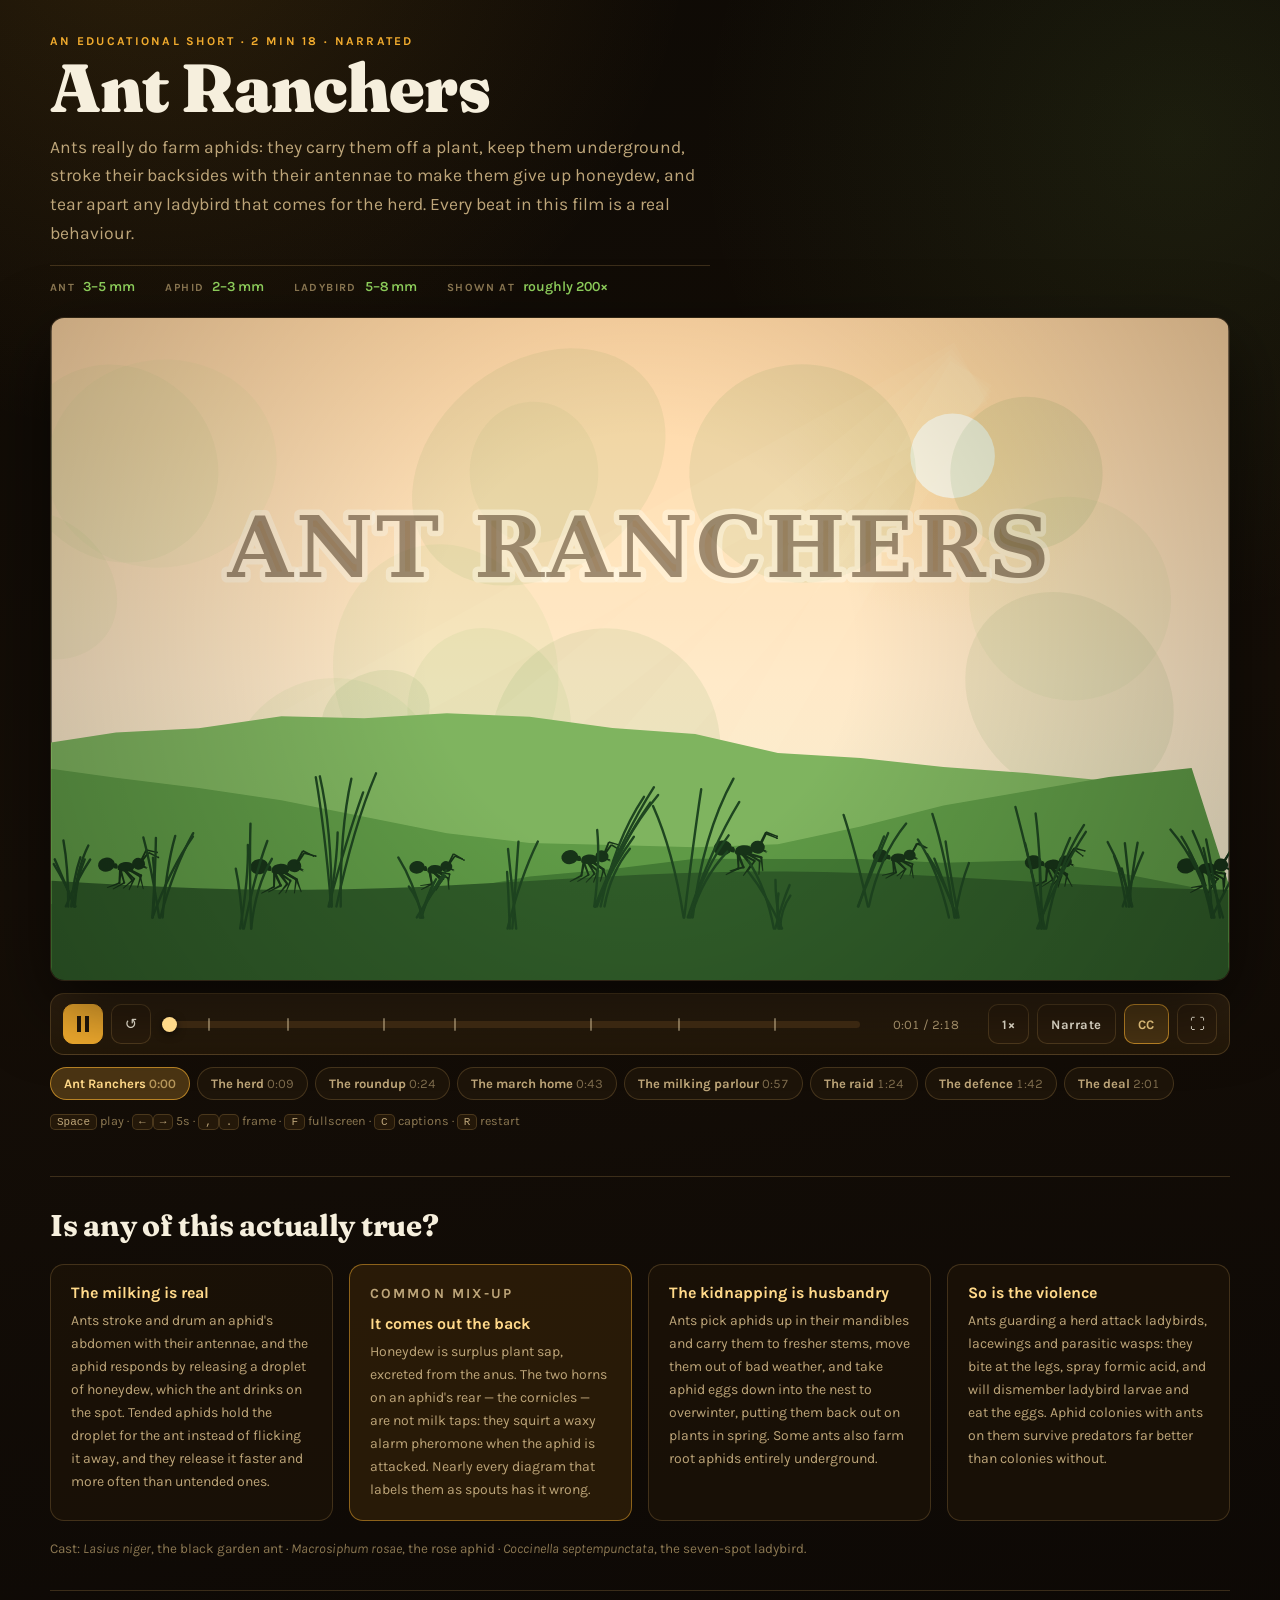
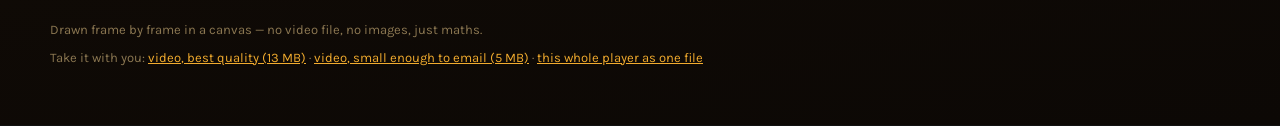
<file: ants/index.html>
<!doctype html>
<html lang="en">
<head>
  <meta charset="utf-8">
  <meta name="viewport" content="width=device-width, initial-scale=1, viewport-fit=cover">
  <meta name="theme-color" content="#120d07">
  <meta name="description" content="Ant Ranchers — an animated short about how ants farm aphids: carrying them off, milking them for honeydew, and fighting ladybirds to protect the herd.">
  <title>Ant Ranchers</title>
  <link rel="preconnect" href="https://fonts.googleapis.com">
  <link rel="preconnect" href="https://fonts.gstatic.com" crossorigin>
  <link rel="stylesheet" href="https://fonts.googleapis.com/css2?family=Fraunces:opsz,wght@9..144,500;9..144,700;9..144,900&family=Karla:wght@400;500;600;700&display=swap">
  <link rel="stylesheet" href="ants.css">
  <script defer src="art.js"></script>
  <script defer src="scene.js"></script>
  <script defer src="player.js"></script>
</head>
<body>
<div id="app">

  <header class="masthead">
    <p class="eyebrow">An educational short · 2 min 18 · narrated</p>
    <h1>Ant Ranchers</h1>
    <p class="standfirst">
      Ants really do farm aphids: they carry them off a plant, keep them underground, stroke
      their backsides with their antennae to make them give up honeydew, and tear apart any
      ladybird that comes for the herd. Every beat in this film is a real behaviour.
    </p>
    <dl class="scalebar">
      <div><dt>Ant</dt><dd>3–5 mm</dd></div>
      <div><dt>Aphid</dt><dd>2–3 mm</dd></div>
      <div><dt>Ladybird</dt><dd>5–8 mm</dd></div>
      <div><dt>Shown at</dt><dd>roughly 200×</dd></div>
    </dl>
  </header>

  <main class="stage">
    <div class="screen" id="screen">
      <canvas id="film" width="1280" height="720" aria-label="Animated film: Ant Ranchers"></canvas>
      <button type="button" id="bigPlay" class="big-play" aria-label="Play the film">
        <span class="tri" aria-hidden="true"></span>
      </button>
      <p class="cc" id="cc" aria-live="polite"></p>
      <audio id="narration" src="narration.mp3" preload="metadata"></audio>
    </div>

    <div class="transport" role="group" aria-label="Playback controls">
      <button type="button" id="playPause" class="tbtn primary" aria-label="Play">
        <span class="ico play" aria-hidden="true"></span>
      </button>
      <button type="button" id="restart" class="tbtn" aria-label="Restart from the beginning">↺</button>

      <div class="scrub" id="scrub" role="slider" tabindex="0"
           aria-label="Seek" aria-valuemin="0" aria-valuemax="100" aria-valuenow="0">
        <div class="track">
          <div class="fill" id="fill"></div>
          <div class="ticks" id="ticks"></div>
          <div class="knob" id="knob"></div>
        </div>
      </div>

      <span class="time" id="time">0:00 / 0:00</span>

      <button type="button" id="speed" class="tbtn wide" aria-label="Playback speed">1&times;</button>
      <button type="button" id="narrate" class="tbtn wide" aria-pressed="false" aria-label="Play the spoken narration">Narrate</button>
      <button type="button" id="capToggle" class="tbtn wide" aria-pressed="true" aria-label="Toggle captions">CC</button>
      <button type="button" id="fs" class="tbtn" aria-label="Fullscreen">⛶</button>
    </div>

    <nav class="chapters" id="chapters" aria-label="Chapters"></nav>

    <p class="keys">
      <kbd>Space</kbd> play · <kbd>←</kbd><kbd>→</kbd> 5s · <kbd>,</kbd><kbd>.</kbd> frame ·
      <kbd>F</kbd> fullscreen · <kbd>C</kbd> captions · <kbd>R</kbd> restart
    </p>
  </main>

  <section class="notes">
    <h2>Is any of this actually true?</h2>
    <div class="grid">
      <article>
        <h3>The milking is real</h3>
        <p>
          Ants stroke and drum an aphid's abdomen with their antennae, and the aphid responds by
          releasing a droplet of honeydew, which the ant drinks on the spot. Tended aphids hold
          the droplet for the ant instead of flicking it away, and they release it faster and more
          often than untended ones.
        </p>
      </article>
      <article class="myth">
        <p class="flag">Common mix-up</p>
        <h3>It comes out the back</h3>
        <p>
          Honeydew is surplus plant sap, excreted from the anus. The two horns on an aphid's rear —
          the cornicles — are not milk taps: they squirt a waxy alarm pheromone when the aphid is
          attacked. Nearly every diagram that labels them as spouts has it wrong.
        </p>
      </article>
      <article>
        <h3>The kidnapping is husbandry</h3>
        <p>
          Ants pick aphids up in their mandibles and carry them to fresher stems, move them out of
          bad weather, and take aphid eggs down into the nest to overwinter, putting them back out
          on plants in spring. Some ants also farm root aphids entirely underground.
        </p>
      </article>
      <article>
        <h3>So is the violence</h3>
        <p>
          Ants guarding a herd attack ladybirds, lacewings and parasitic wasps: they bite at the
          legs, spray formic acid, and will dismember ladybird larvae and eat the eggs. Aphid
          colonies with ants on them survive predators far better than colonies without.
        </p>
      </article>
    </div>
    <p class="cast">
      Cast: <em>Lasius niger</em>, the black garden ant · <em>Macrosiphum rosae</em>, the rose
      aphid · <em>Coccinella septempunctata</em>, the seven-spot ladybird.
    </p>
  </section>

  <footer class="foot">
    <p>Drawn frame by frame in a canvas — no video file, no images, just maths.</p>
    <p class="grab">Take it with you:
      <a href="ant-aphid-farming.mp4">video, best quality (13&nbsp;MB)</a> ·
      <a href="ant-aphid-farming-small.mp4">video, small enough to email (5&nbsp;MB)</a> ·
      <a href="ant-ranchers.html" download>this whole player as one file</a>
    </p>
  </footer>
</div>
</body>
</html>
</file>
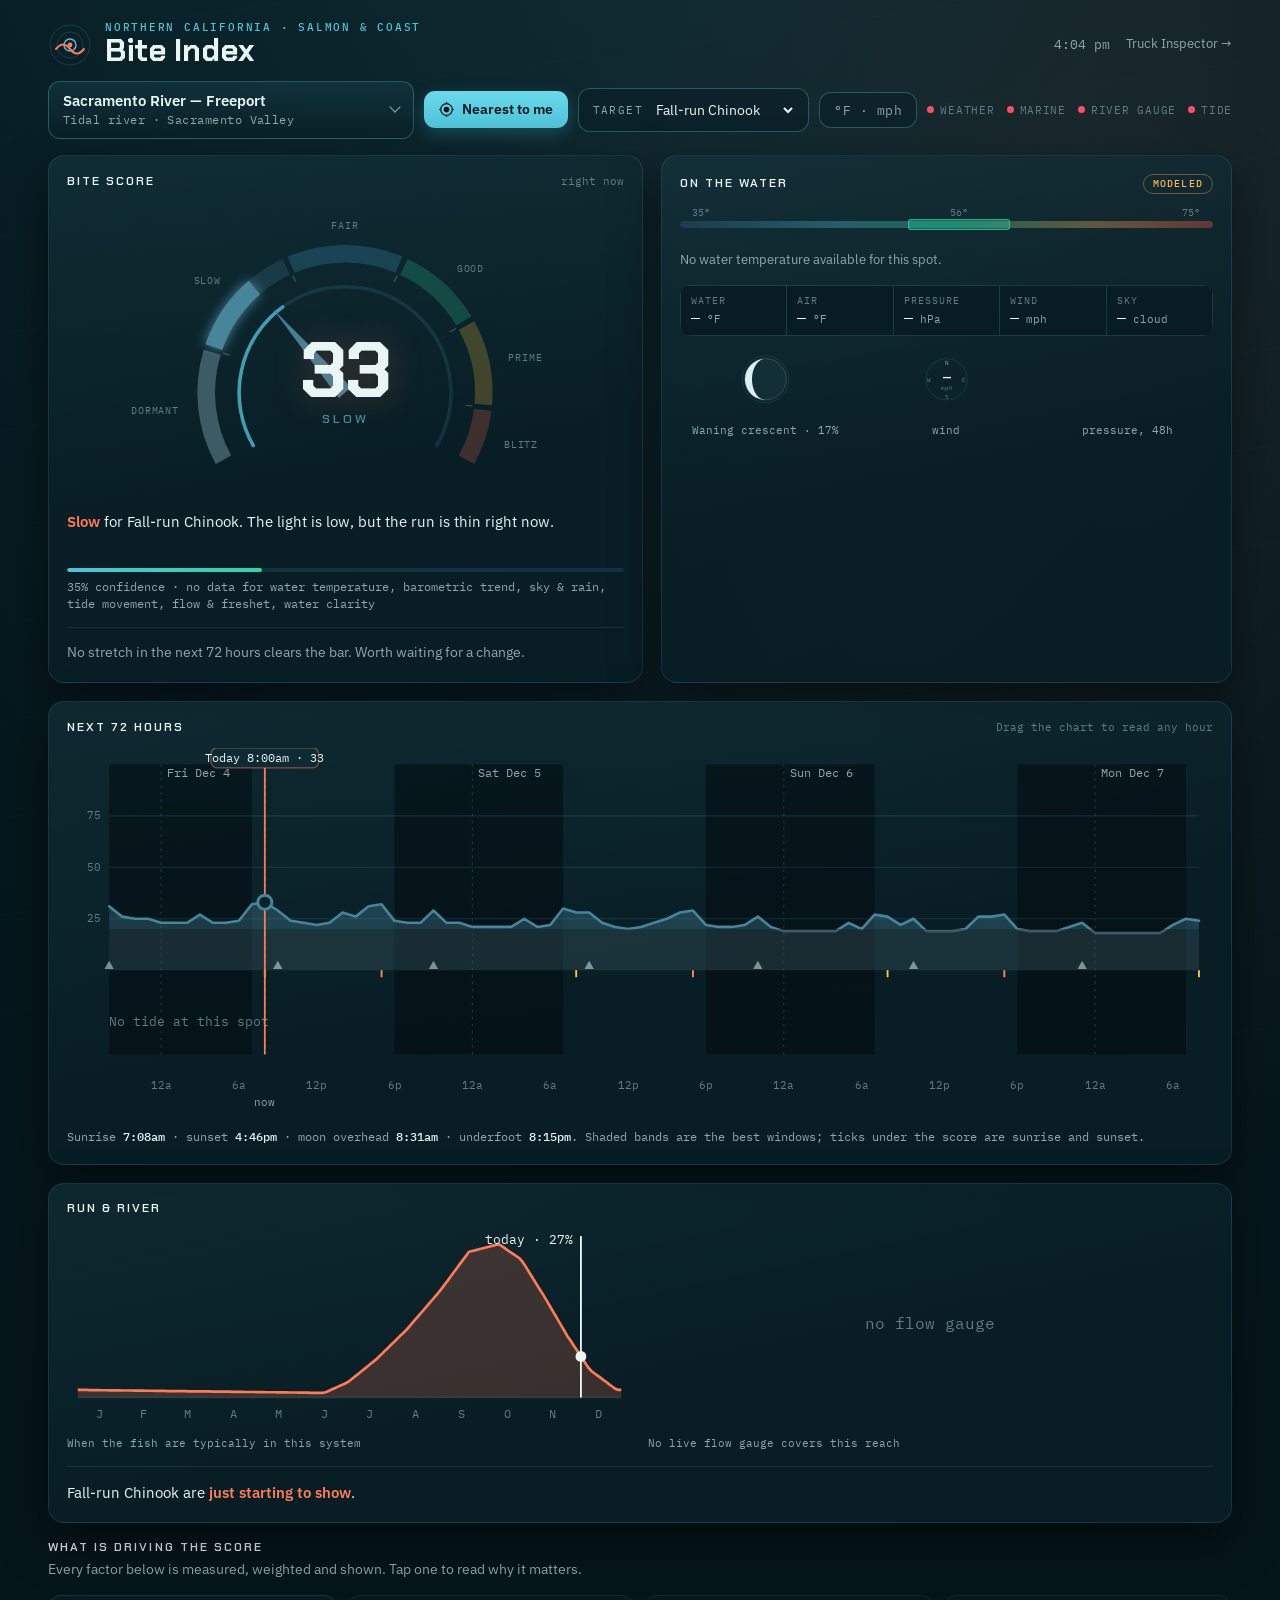
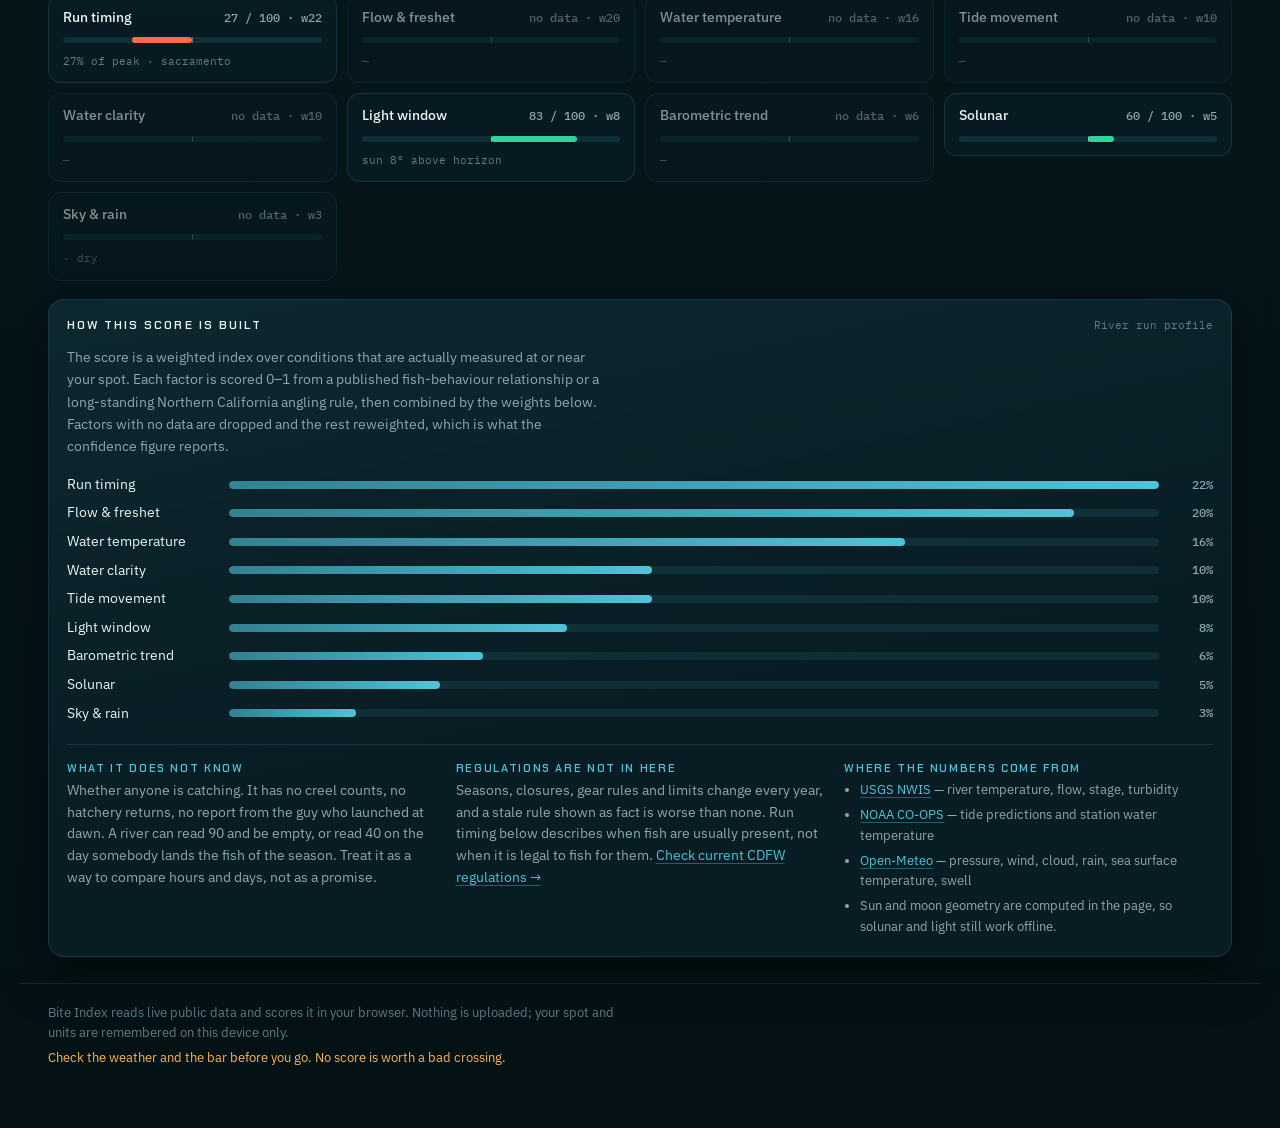
<file: fish.html>
<!doctype html>
<html lang="en">
<head>
  <meta charset="utf-8">
  <meta name="viewport" content="width=device-width, initial-scale=1, viewport-fit=cover">
  <meta name="theme-color" content="#05171c">
  <meta name="description" content="Live bite score for Northern California salmon rivers, the coast, the Delta and the lakes — built from real gauge, tide, swell and weather data.">
  <title>NorCal Bite Index</title>
  <link rel="preconnect" href="https://fonts.googleapis.com">
  <link rel="preconnect" href="https://fonts.gstatic.com" crossorigin>
  <link rel="stylesheet" href="https://fonts.googleapis.com/css2?family=Chakra+Petch:wght@600;700&family=IBM+Plex+Mono:wght@400;500&family=IBM+Plex+Sans:wght@400;500;600&display=swap">
  <link rel="stylesheet" href="fish.css">
  <script defer src="js/fish-astro.js"></script>
  <script defer src="js/fish-species.js"></script>
  <script defer src="js/fish-spots.js"></script>
  <script defer src="js/fish-model.js"></script>
  <script defer src="js/fish-data.js"></script>
  <script defer src="js/fish-ui.js"></script>
</head>
<body>

<header class="console-head">
  <div class="brand">
    <svg class="brand-mark" viewBox="0 0 44 44" aria-hidden="true">
      <circle cx="22" cy="22" r="20" fill="none" stroke="var(--shelf)" stroke-width="1"></circle>
      <circle cx="22" cy="22" r="13" fill="none" stroke="var(--shelf)" stroke-width="1"></circle>
      <circle cx="22" cy="22" r="6" fill="none" stroke="var(--tide)" stroke-width="1.4"></circle>
      <path d="M8 26c5-6 9-6 14 0s9 6 14 0" fill="none" stroke="var(--salmon)" stroke-width="2" stroke-linecap="round"></path>
      <circle cx="22" cy="22" r="2.4" fill="var(--salmon)"></circle>
    </svg>
    <div class="brand-text">
      <p class="eyebrow">Northern California · salmon &amp; coast</p>
      <h1>Bite Index</h1>
    </div>
  </div>
  <div class="head-side">
    <p class="clock" id="clock">—</p>
    <a class="head-link" href="index.html">Truck Inspector →</a>
  </div>
</header>

<section class="spotbar" aria-label="Location and target">
  <div class="spot-picker">
    <button type="button" id="spotToggle" class="spot-current" aria-expanded="false" aria-controls="spotPanel">
      <span class="spot-name" id="spotName">Loading…</span>
      <span class="spot-meta" id="spotMeta">—</span>
    </button>
    <div class="spot-panel" id="spotPanel" hidden>
      <input type="search" id="spotSearch" placeholder="Search rivers, bays, lakes, beaches" autocomplete="off" aria-label="Search spots">
      <ul class="spot-list" id="spotList"></ul>
    </div>
  </div>

  <button type="button" id="gpsBtn" class="gps-btn">
    <svg viewBox="0 0 16 16" aria-hidden="true"><circle cx="8" cy="8" r="3" fill="currentColor"></circle><circle cx="8" cy="8" r="6.2" fill="none" stroke="currentColor" stroke-width="1.3"></circle><path d="M8 0v2.2M8 13.8V16M0 8h2.2M13.8 8H16" stroke="currentColor" stroke-width="1.3"></path></svg>
    Nearest to me
  </button>

  <div class="species-picker">
    <label for="speciesSelect">Target</label>
    <select id="speciesSelect"></select>
  </div>

  <button type="button" id="unitToggle" class="unit-toggle" aria-label="Switch units">°F · mph</button>

  <ul class="status-leds" id="statusLeds" aria-label="Data sources"></ul>
</section>

<main>

  <div class="hero-grid">
    <article class="panel gauge-card">
      <div class="panel-head">
        <h2>Bite score</h2>
        <span class="panel-note" id="gaugeWhen">right now</span>
      </div>

      <div class="gauge-wrap">
        <svg class="gauge" id="gauge" viewBox="0 0 340 250" role="img" aria-labelledby="gaugeTitle">
          <title id="gaugeTitle">Bite score dial</title>
        </svg>
        <div class="gauge-center">
          <p class="score" id="scoreValue">--</p>
          <p class="verdict" id="verdict">reading water</p>
        </div>
      </div>

      <p class="read-line" id="readLine">Pulling gauge, tide and weather data…</p>

      <div class="confidence">
        <div class="conf-bar"><span id="confFill"></span></div>
        <p class="conf-text" id="confText">—</p>
      </div>

      <div class="windows" id="windows" aria-label="Best windows"></div>
    </article>

    <article class="panel conditions-card">
      <div class="panel-head">
        <h2>On the water</h2>
        <span class="badge" id="waterBadge">—</span>
      </div>

      <div class="temp-scale" id="tempScale" aria-hidden="true"></div>
      <p class="temp-caption" id="tempCaption">—</p>

      <dl class="readout" id="readout"></dl>

      <div class="mini-row">
        <figure class="mini"><svg id="moonDial" viewBox="0 0 72 72" aria-hidden="true"></svg><figcaption id="moonCap">—</figcaption></figure>
        <figure class="mini"><svg id="windDial" viewBox="0 0 72 72" aria-hidden="true"></svg><figcaption id="windCap">—</figcaption></figure>
        <figure class="mini"><svg id="pressSpark" viewBox="0 0 96 72" aria-hidden="true"></svg><figcaption id="pressCap">—</figcaption></figure>
      </div>

      <div class="safety" id="safety" hidden></div>
    </article>
  </div>

  <section class="panel timeline-card">
    <div class="panel-head">
      <h2>Next 72 hours</h2>
      <button type="button" class="panel-note now-btn" id="nowBtn">Drag the chart to read any hour</button>
    </div>
    <div class="chart-scroll">
      <svg class="timeline" id="timeline" viewBox="0 0 980 316" role="img" aria-labelledby="timelineTitle">
        <title id="timelineTitle">Hourly bite score and tide height for the next 72 hours</title>
      </svg>
    </div>
    <p class="chart-foot" id="timelineFoot">—</p>
  </section>

  <section class="panel run-card" id="runCard" hidden>
    <div class="panel-head">
      <h2 id="runHeading">Run &amp; river</h2>
      <span class="panel-note" id="runNote">—</span>
    </div>
    <div class="run-grid">
      <figure class="run-fig">
        <svg id="runCurve" viewBox="0 0 420 150" role="img" aria-labelledby="runCurveTitle">
          <title id="runCurveTitle">Typical run timing through the year</title>
        </svg>
        <figcaption>When the fish are typically in this system</figcaption>
      </figure>
      <figure class="run-fig">
        <svg id="hydrograph" viewBox="0 0 420 150" role="img" aria-labelledby="hydroTitle">
          <title id="hydroTitle">River flow over the last ten days</title>
        </svg>
        <figcaption id="hydroCap">Flow, last 10 days</figcaption>
      </figure>
    </div>
    <p class="run-read" id="runRead">—</p>
  </section>

  <section class="factors-section">
    <div class="section-head">
      <h2>What is driving the score</h2>
      <p>Every factor below is measured, weighted and shown. Tap one to read why it matters.</p>
    </div>
    <ul class="factor-list" id="factorList"></ul>
  </section>

  <section class="panel model-card">
    <div class="panel-head"><h2>How this score is built</h2><span class="panel-note" id="profileNote">—</span></div>

    <p class="model-lede">
      The score is a weighted index over conditions that are actually measured at or near your spot.
      Each factor is scored 0–1 from a published fish-behaviour relationship or a long-standing
      Northern California angling rule, then combined by the weights below. Factors with no data are
      dropped and the rest reweighted, which is what the confidence figure reports.
    </p>

    <div class="weights" id="weights"></div>

    <div class="model-notes">
      <div>
        <h3>What it does not know</h3>
        <p>
          Whether anyone is catching. It has no creel counts, no hatchery returns, no report from
          the guy who launched at dawn. A river can read 90 and be empty, or read 40 on the day
          somebody lands the fish of the season. Treat it as a way to compare hours and days, not
          as a promise.
        </p>
      </div>
      <div>
        <h3>Regulations are not in here</h3>
        <p>
          Seasons, closures, gear rules and limits change every year, and a stale rule shown as
          fact is worse than none. Run timing below describes when fish are usually present, not
          when it is legal to fish for them.
          <a href="https://wildlife.ca.gov/Fishing/Inland/Regulations" target="_blank" rel="noopener">Check current CDFW regulations →</a>
        </p>
      </div>
      <div>
        <h3>Where the numbers come from</h3>
        <ul class="source-list">
          <li><a href="https://waterdata.usgs.gov/nwis/rt" target="_blank" rel="noopener">USGS NWIS</a> — river temperature, flow, stage, turbidity</li>
          <li><a href="https://tidesandcurrents.noaa.gov/" target="_blank" rel="noopener">NOAA CO-OPS</a> — tide predictions and station water temperature</li>
          <li><a href="https://open-meteo.com/" target="_blank" rel="noopener">Open-Meteo</a> — pressure, wind, cloud, rain, sea surface temperature, swell</li>
          <li>Sun and moon geometry are computed in the page, so solunar and light still work offline.</li>
        </ul>
      </div>
    </div>
  </section>

</main>

<footer class="console-foot">
  <p>Bite Index reads live public data and scores it in your browser. Nothing is uploaded; your spot and units are remembered on this device only.</p>
  <p class="foot-safety">Check the weather and the bar before you go. No score is worth a bad crossing.</p>
</footer>

</body>
</html>
</file>
<file: styles.css>
:root {
  color-scheme: dark;
  --bg: #050812;
  --bg-soft: #090f1f;
  --panel: rgba(11, 20, 39, .82);
  --panel-solid: #0b1427;
  --panel-hi: rgba(17, 31, 57, .92);
  --ink: #f1f7ff;
  --muted: #8ea3bd;
  --line: rgba(112, 164, 218, .19);
  --line-hi: rgba(67, 226, 255, .58);
  --cyan: #43e2ff;
  --cyan-soft: rgba(67, 226, 255, .13);
  --blue: #526dff;
  --red: #ff3e68;
  --ok: #2df5a8;
  --amber: #ffc857;
  --shadow: 0 24px 70px rgba(0, 0, 0, .42);
  --glow: 0 0 28px rgba(67, 226, 255, .18);
}

* { box-sizing: border-box; }

html { scroll-behavior: smooth; }

body {
  min-height: 100vh;
  margin: 0;
  padding-bottom: 132px;
  overflow-x: hidden;
  font-family: Inter, ui-sans-serif, system-ui, -apple-system, BlinkMacSystemFont, "Segoe UI", sans-serif;
  color: var(--ink);
  background:
    radial-gradient(circle at 8% 0%, rgba(82, 109, 255, .21), transparent 31rem),
    radial-gradient(circle at 92% 18%, rgba(67, 226, 255, .12), transparent 28rem),
    linear-gradient(155deg, #050812 0%, #07101e 48%, #050811 100%);
}

body::before {
  position: fixed;
  inset: 0;
  z-index: -2;
  pointer-events: none;
  content: "";
  opacity: .24;
  background-image:
    linear-gradient(rgba(89, 153, 218, .14) 1px, transparent 1px),
    linear-gradient(90deg, rgba(89, 153, 218, .14) 1px, transparent 1px);
  background-size: 44px 44px;
  mask-image: linear-gradient(to bottom, #000, transparent 86%);
}

body::after {
  position: fixed;
  inset: 0;
  z-index: -1;
  pointer-events: none;
  content: "";
  background: linear-gradient(105deg, transparent 0 48%, rgba(67, 226, 255, .025) 50%, transparent 52% 100%);
  background-size: 180% 100%;
  animation: ambient-scan 13s linear infinite;
}

button,
input { font: inherit; }

button { -webkit-tap-highlight-color: transparent; }

.hero {
  position: relative;
  isolation: isolate;
  display: grid;
  grid-template-columns: minmax(0, 1fr) auto;
  gap: 24px;
  align-items: end;
  max-width: 1180px;
  margin: 22px auto 12px;
  padding: 30px;
  overflow: hidden;
  border: 1px solid var(--line-hi);
  border-radius: 28px;
  background:
    linear-gradient(130deg, rgba(20, 38, 72, .96), rgba(8, 16, 32, .93) 58%, rgba(6, 13, 26, .97)),
    var(--panel-solid);
  box-shadow: var(--shadow), var(--glow), inset 0 1px 0 rgba(255, 255, 255, .08);
}

.hero::before {
  position: absolute;
  top: 0;
  left: 0;
  width: 54%;
  height: 3px;
  content: "";
  background: linear-gradient(90deg, var(--cyan), var(--blue), transparent);
  box-shadow: 0 0 18px var(--cyan);
}

.hero::after {
  position: absolute;
  top: -70px;
  right: -70px;
  z-index: -1;
  width: 310px;
  height: 310px;
  content: "";
  border: 1px solid rgba(67, 226, 255, .18);
  border-radius: 50%;
  box-shadow:
    0 0 0 38px rgba(67, 226, 255, .035),
    0 0 0 82px rgba(82, 109, 255, .025);
}

.eyebrow {
  display: flex;
  gap: 9px;
  align-items: center;
  margin: 0 0 10px;
  color: var(--cyan);
  font-size: 11px;
  font-weight: 900;
  letter-spacing: .2em;
  text-transform: uppercase;
}

.eyebrow::before {
  width: 8px;
  height: 8px;
  content: "";
  border-radius: 50%;
  background: var(--ok);
  box-shadow: 0 0 13px var(--ok);
  animation: status-pulse 2.2s ease-in-out infinite;
}

h1 {
  max-width: 850px;
  margin: 0;
  color: #fff;
  font-size: clamp(38px, 7vw, 68px);
  font-weight: 900;
  line-height: .93;
  letter-spacing: -.065em;
  text-wrap: balance;
  background: linear-gradient(105deg, #fff 8%, #bdecff 53%, #8e9eff 100%);
  -webkit-background-clip: text;
  background-clip: text;
  -webkit-text-fill-color: transparent;
}

.hero p:not(.eyebrow) {
  max-width: 720px;
  margin: 14px 0 0;
  color: #a8bbd2;
  font-size: 15px;
  line-height: 1.55;
}

.hero-meta {
  display: flex;
  flex-wrap: wrap;
  gap: 8px;
  margin-top: 17px;
}

.hero-meta span {
  display: inline-flex;
  gap: 7px;
  align-items: center;
  min-height: 28px;
  padding: 5px 10px;
  border: 1px solid rgba(103, 176, 232, .19);
  border-radius: 999px;
  color: #a9bdd3;
  background: rgba(4, 10, 22, .43);
  font-size: 10px;
  font-weight: 850;
  letter-spacing: .08em;
  text-transform: uppercase;
}

.hero-meta span:first-child { color: var(--ok); }

.hero-buttons {
  position: relative;
  z-index: 2;
  display: flex;
  flex-wrap: wrap;
  gap: 10px;
}

/* Link across to the second app on this site. */
.hero-link {
  display: inline-flex;
  align-items: center;
  padding: 11px 16px;
  color: var(--cyan);
  font-size: 14px;
  font-weight: 600;
  text-decoration: none;
  border: 1px solid var(--line-hi);
  border-radius: 12px;
  background: var(--cyan-soft);
  white-space: nowrap;
}
.hero-link:hover { color: var(--ink); border-color: var(--cyan); }

main {
  max-width: 1180px;
  margin: 0 auto;
  padding: 0 16px;
  counter-reset: module;
}

.progress-card {
  position: sticky;
  top: 10px;
  z-index: 10;
  margin: 14px 0 18px;
  padding: 13px 15px;
  border: 1px solid rgba(67, 226, 255, .23);
  border-radius: 17px;
  background: rgba(7, 15, 29, .82);
  box-shadow: 0 12px 38px rgba(0, 0, 0, .28), inset 0 1px 0 rgba(255, 255, 255, .04);
  backdrop-filter: blur(18px) saturate(135%);
}

.progress-top {
  display: flex;
  justify-content: space-between;
  gap: 10px;
  margin-bottom: 9px;
  color: #aec2d7;
  font-size: 11px;
  font-weight: 900;
  letter-spacing: .09em;
  text-transform: uppercase;
}

#progressText { color: var(--cyan); }

.bar {
  height: 8px;
  overflow: hidden;
  border: 1px solid rgba(88, 147, 205, .17);
  border-radius: 999px;
  background: #070d18;
  box-shadow: inset 0 1px 4px rgba(0, 0, 0, .5);
}

.bar div {
  position: relative;
  height: 100%;
  width: 0;
  border-radius: inherit;
  background: linear-gradient(90deg, var(--blue), var(--cyan), var(--ok));
  box-shadow: 0 0 18px rgba(67, 226, 255, .65);
  transition: width .25s ease;
}

.bar div::after {
  position: absolute;
  inset: 0;
  content: "";
  background: linear-gradient(90deg, transparent, rgba(255, 255, 255, .58), transparent);
  transform: translateX(-100%);
  animation: progress-sheen 2.8s ease-in-out infinite;
}

.panel {
  position: relative;
  margin: 16px 0;
  overflow: hidden;
  counter-increment: module;
  border: 1px solid var(--line);
  border-radius: 22px;
  background: linear-gradient(145deg, rgba(14, 27, 50, .9), rgba(8, 16, 31, .91));
  box-shadow: 0 14px 42px rgba(0, 0, 0, .22), inset 0 1px 0 rgba(255, 255, 255, .035);
  transition: border-color .2s ease, transform .2s ease, box-shadow .2s ease;
}

.panel::after {
  position: absolute;
  top: 0;
  right: 0;
  width: 72px;
  height: 72px;
  pointer-events: none;
  content: "";
  border-top: 1px solid rgba(67, 226, 255, .38);
  border-right: 1px solid rgba(67, 226, 255, .38);
  border-radius: 0 21px 0 0;
  clip-path: polygon(48% 0, 100% 0, 100% 52%);
}

.panel:hover {
  border-color: rgba(67, 226, 255, .31);
  box-shadow: 0 18px 48px rgba(0, 0, 0, .27), 0 0 32px rgba(67, 226, 255, .04);
}

.panel-head {
  display: flex;
  justify-content: space-between;
  align-items: center;
  gap: 12px;
  min-height: 68px;
  padding: 15px 18px;
  border-bottom: 1px solid var(--line);
  background: linear-gradient(90deg, rgba(20, 38, 67, .6), rgba(8, 17, 32, .2));
}

.panel-head h2 {
  display: flex;
  gap: 11px;
  align-items: center;
  margin: 0;
  color: #edf8ff;
  font-size: 20px;
  line-height: 1.1;
  letter-spacing: -.025em;
}

.panel-head h2::before {
  display: grid;
  place-items: center;
  width: 34px;
  height: 34px;
  flex: 0 0 auto;
  content: counter(module, decimal-leading-zero);
  border: 1px solid rgba(67, 226, 255, .34);
  border-radius: 10px;
  color: var(--cyan);
  background: var(--cyan-soft);
  box-shadow: inset 0 0 16px rgba(67, 226, 255, .05);
  font-size: 10px;
  font-weight: 950;
  letter-spacing: .08em;
}

.panel-head > span {
  color: #7f96b0;
  font-size: 10px;
  font-weight: 850;
  letter-spacing: .08em;
  text-transform: uppercase;
}

.panel-body { padding: 16px; }

.grid {
  display: grid;
  grid-template-columns: repeat(2, minmax(0, 1fr));
  gap: 12px;
}

.field label,
.tire-row label {
  display: block;
  margin-bottom: 7px;
  color: #b6c9dc;
  font-size: 12px;
  font-weight: 850;
  letter-spacing: .03em;
}

.field input,
.tire-row input {
  width: 100%;
  min-height: 50px;
  padding: 13px 14px;
  outline: none;
  border: 1px solid rgba(118, 162, 205, .24);
  border-radius: 13px;
  color: #f5fbff;
  background: rgba(3, 9, 20, .72);
  box-shadow: inset 0 1px 3px rgba(0, 0, 0, .28);
  transition: border-color .18s ease, box-shadow .18s ease, background .18s ease;
}

.field input:hover,
.tire-row input:hover { border-color: rgba(67, 226, 255, .39); }

.field input:focus,
.tire-row input:focus {
  border-color: var(--cyan);
  background: rgba(7, 18, 35, .96);
  box-shadow: 0 0 0 4px rgba(67, 226, 255, .11), 0 0 22px rgba(67, 226, 255, .08);
}

input[type="date"] { color-scheme: dark; }

.list,
.tire-list { display: grid; gap: 10px; }

.inspect-row {
  display: grid;
  grid-template-columns: minmax(180px, 1fr) auto;
  gap: 14px;
  align-items: center;
  min-height: 74px;
  padding: 11px 12px 11px 15px;
  border: 1px solid rgba(108, 153, 198, .14);
  border-radius: 16px;
  background: linear-gradient(105deg, rgba(13, 27, 49, .72), rgba(5, 12, 25, .55));
  transition: border-color .18s ease, background .18s ease, transform .18s ease;
}

.inspect-row:hover {
  border-color: rgba(67, 226, 255, .3);
  background: linear-gradient(105deg, rgba(17, 35, 61, .84), rgba(6, 15, 29, .7));
  transform: translateY(-1px);
}

.inspect-row strong {
  display: block;
  color: #e9f5ff;
  font-size: 13px;
  font-weight: 820;
  letter-spacing: .005em;
}

.inspect-row small {
  display: block;
  margin-top: 4px;
  color: #718aa5;
  font-size: 10px;
  font-weight: 850;
  letter-spacing: .1em;
  text-transform: uppercase;
}

.choice-set {
  display: inline-flex;
  gap: 5px;
  padding: 5px;
  border: 1px solid rgba(105, 151, 197, .16);
  border-radius: 14px;
  background: rgba(2, 8, 18, .76);
  box-shadow: inset 0 1px 5px rgba(0, 0, 0, .34);
}

.choice-set.respirator {
  display: flex;
  max-width: 680px;
}

.choice-set.multi { display: flex; flex-wrap: wrap; }

.pill { display: block; margin: 0 !important; }

.pill input {
  position: absolute;
  opacity: 0;
  pointer-events: none;
}

.pill span {
  position: relative;
  display: grid;
  place-items: center;
  min-width: 48px;
  min-height: 43px;
  padding: 9px 12px;
  overflow: hidden;
  border: 1px solid transparent;
  border-radius: 10px;
  color: #91a7c0;
  background: rgba(21, 36, 60, .7);
  box-shadow: inset 0 1px 0 rgba(255, 255, 255, .035);
  font-size: 12px;
  font-weight: 950;
  cursor: pointer;
  user-select: none;
  transition: color .16s ease, background .16s ease, border-color .16s ease, box-shadow .16s ease, transform .16s ease;
}

.pill span:hover {
  color: #d9efff;
  border-color: rgba(67, 226, 255, .3);
  transform: translateY(-1px);
}

.pill input:focus-visible + span {
  outline: 2px solid var(--cyan);
  outline-offset: 2px;
}

.pill input:checked + span {
  border-color: var(--cyan);
  color: #001016;
  background: linear-gradient(145deg, #8df1ff, var(--cyan));
  box-shadow: 0 0 20px rgba(67, 226, 255, .27), inset 0 1px 0 rgba(255, 255, 255, .62);
  transform: translateY(-1px);
}

.pill input[value="OK"]:checked + span {
  border-color: var(--ok);
  color: #00170f;
  background: linear-gradient(145deg, #7affca, var(--ok));
  box-shadow: 0 0 20px rgba(45, 245, 168, .25);
}

.pill input[value="X"]:checked + span {
  border-color: var(--red);
  color: #fff;
  background: linear-gradient(145deg, #ff6484, var(--red));
  box-shadow: 0 0 20px rgba(255, 62, 104, .28);
}

.pill input[value="N/A"]:checked + span {
  border-color: #9cafc5;
  color: #06101c;
  background: linear-gradient(145deg, #d4e1ee, #8ea3bd);
  box-shadow: 0 0 17px rgba(170, 195, 220, .18);
}

.tire-row {
  display: grid;
  grid-template-columns: 130px minmax(120px, 1fr) minmax(120px, 1fr) auto;
  gap: 11px;
  align-items: end;
  padding: 13px;
  border: 1px solid rgba(108, 153, 198, .15);
  border-radius: 16px;
  background: linear-gradient(105deg, rgba(13, 27, 49, .72), rgba(5, 12, 25, .55));
}

.tire-row > strong {
  align-self: center;
  color: #e8f5ff;
  font-size: 13px;
}

.mini-label {
  display: block;
  margin-bottom: 7px;
  color: #b6c9dc;
  font-size: 12px;
  font-weight: 850;
}

.hint {
  margin: 0 16px 16px;
  color: #7f96b0;
  font-size: 12px;
  line-height: 1.55;
}

button,
.small-btn {
  position: relative;
  min-height: 48px;
  padding: 12px 18px;
  overflow: hidden;
  border: 1px solid rgba(67, 226, 255, .65);
  border-radius: 13px;
  color: #001319;
  background: linear-gradient(135deg, #83efff, var(--cyan) 46%, #43bfff);
  box-shadow: 0 8px 24px rgba(67, 226, 255, .14), inset 0 1px 0 rgba(255, 255, 255, .65);
  font-weight: 950;
  letter-spacing: .01em;
  cursor: pointer;
  transition: transform .16s ease, box-shadow .16s ease, filter .16s ease;
}

button::after {
  position: absolute;
  top: -20%;
  left: -52%;
  width: 38%;
  height: 140%;
  content: "";
  pointer-events: none;
  background: linear-gradient(90deg, transparent, rgba(255, 255, 255, .45), transparent);
  transform: skewX(-20deg);
  transition: left .4s ease;
}

button:hover::after { left: 118%; }

button:hover,
.small-btn:hover {
  filter: brightness(1.07);
  transform: translateY(-1px);
  box-shadow: 0 11px 29px rgba(67, 226, 255, .2), inset 0 1px 0 rgba(255, 255, 255, .7);
}

button:active,
.small-btn:active { transform: translateY(1px); }

.small-btn {
  min-height: 38px;
  padding: 8px 12px;
  border-color: rgba(67, 226, 255, .24);
  color: var(--cyan);
  background: rgba(67, 226, 255, .075);
  box-shadow: none;
  font-size: 10px;
  letter-spacing: .07em;
  text-transform: uppercase;
}

.secondary {
  border-color: rgba(67, 226, 255, .34) !important;
  color: var(--cyan) !important;
  background: rgba(67, 226, 255, .08) !important;
  box-shadow: inset 0 1px 0 rgba(255, 255, 255, .05) !important;
}

.ghost {
  border-color: rgba(255, 255, 255, .11) !important;
  color: #a8bad0 !important;
  background: rgba(255, 255, 255, .035) !important;
  box-shadow: none !important;
}

button:disabled {
  opacity: .58;
  cursor: wait;
  filter: saturate(.6);
}

.export-bar {
  position: fixed;
  right: 0;
  bottom: 0;
  left: 0;
  z-index: 20;
  display: grid;
  grid-template-columns: 1fr 1fr;
  gap: 10px;
  max-width: 1180px;
  margin: 0 auto;
  padding: 12px 16px calc(12px + env(safe-area-inset-bottom));
  border: 1px solid rgba(67, 226, 255, .22);
  border-bottom: 0;
  border-radius: 20px 20px 0 0;
  background: rgba(5, 12, 24, .91);
  box-shadow: 0 -16px 44px rgba(0, 0, 0, .4), 0 0 30px rgba(67, 226, 255, .06);
  backdrop-filter: blur(18px) saturate(140%);
}

#exportPdf {
  color: #fff;
  border-color: rgba(109, 128, 255, .74);
  background: linear-gradient(135deg, #617cff, #526dff 48%, #794cff);
  box-shadow: 0 8px 28px rgba(82, 109, 255, .28), inset 0 1px 0 rgba(255, 255, 255, .34);
}

.toast {
  position: fixed;
  bottom: 103px;
  left: 50%;
  z-index: 40;
  max-width: calc(100% - 28px);
  padding: 11px 16px;
  opacity: 0;
  pointer-events: none;
  border: 1px solid rgba(67, 226, 255, .29);
  border-radius: 999px;
  color: #dff9ff;
  background: rgba(6, 15, 29, .96);
  box-shadow: var(--shadow), 0 0 23px rgba(67, 226, 255, .12);
  font-size: 12px;
  font-weight: 900;
  text-align: center;
  transform: translateX(-50%) translateY(16px);
  transition: opacity .2s ease, transform .2s ease;
}

.toast.show {
  opacity: 1;
  transform: translateX(-50%) translateY(0);
}

.export-output {
  position: fixed;
  right: 16px;
  bottom: calc(86px + env(safe-area-inset-bottom));
  left: 16px;
  z-index: 30;
  max-width: 760px;
  margin: 0 auto;
  padding: 16px;
  border: 1px solid rgba(67, 226, 255, .38);
  border-radius: 18px;
  color: var(--ink);
  background: rgba(8, 18, 34, .97);
  box-shadow: 0 24px 80px rgba(0, 0, 0, .55), 0 0 32px rgba(67, 226, 255, .1);
  backdrop-filter: blur(20px);
}

.export-output strong {
  display: block;
  margin-bottom: 10px;
  color: var(--cyan);
}

.export-output p {
  color: #a8bbd2;
  line-height: 1.45;
}

.export-output .output-links {
  display: flex;
  flex-wrap: wrap;
  gap: 8px;
}

.export-output a,
.export-output button {
  min-height: 42px;
  padding: 10px 13px;
  border: 1px solid rgba(67, 226, 255, .35);
  border-radius: 11px;
  color: #001319;
  background: var(--cyan);
  font-size: 12px;
  font-weight: 950;
  text-decoration: none;
  cursor: pointer;
}

.export-output button {
  color: #b9ccdf;
  background: rgba(255, 255, 255, .055);
}

@keyframes ambient-scan {
  from { background-position: 170% 0; }
  to { background-position: -70% 0; }
}

@keyframes status-pulse {
  0%, 100% { opacity: .6; transform: scale(.86); }
  50% { opacity: 1; transform: scale(1.08); }
}

@keyframes progress-sheen {
  0%, 30% { transform: translateX(-110%); }
  72%, 100% { transform: translateX(150%); }
}

@media (max-width: 820px) {
  body { padding-bottom: 172px; }

  .hero {
    grid-template-columns: 1fr;
    gap: 22px;
    margin: 10px;
    padding: 24px 20px;
    border-radius: 22px;
  }

  h1 { font-size: clamp(38px, 12vw, 58px); }

  .hero-buttons { display: grid; grid-template-columns: 1fr 1fr; }
  .hero-link { grid-column: 1 / -1; justify-content: center; }

  main { padding: 0 10px; }

  .progress-card { top: 6px; }

  .grid { grid-template-columns: 1fr; }

  .inspect-row { grid-template-columns: 1fr; }

  .choice-set {
    display: grid;
    grid-template-columns: repeat(3, 1fr);
    width: 100%;
  }

  .choice-set.ad,
  .choice-set.respirator {
    display: grid;
    grid-template-columns: repeat(4, 1fr);
    max-width: none;
  }

  .choice-set.ad:has(.pill:nth-child(5)) { grid-template-columns: repeat(5, 1fr); }

  .pill span { width: 100%; min-width: 0; }

  .tire-row { grid-template-columns: 1fr; }

  .export-bar { grid-template-columns: 1fr; }

  .export-output { bottom: calc(132px + env(safe-area-inset-bottom)); }

  .toast { bottom: 145px; white-space: normal; }
}

@media (max-width: 520px) {
  .hero-meta span { font-size: 9px; }

  .panel-head { align-items: flex-start; }

  .panel-head > span { max-width: 105px; text-align: right; }

  .choice-set.ad:has(.pill:nth-child(5)) {
    grid-template-columns: repeat(3, 1fr);
  }
}

@media (prefers-reduced-motion: reduce) {
  *,
  *::before,
  *::after {
    scroll-behavior: auto !important;
    animation-duration: .01ms !important;
    animation-iteration-count: 1 !important;
    transition-duration: .01ms !important;
  }
}
</file>
<file: ants/ants.css>
/* Ant Ranchers — player chrome. Deliberately a single dark "cinema" look, so
   every colour is painted explicitly rather than inherited from the host. */

:root {
  color-scheme: dark;
  --bg: #100b06;
  --bg-soft: #1a1209;
  --panel: #221708;
  --panel-hi: #2e2010;
  --line: rgba(214, 168, 96, .22);
  --ink: #f6efdd;
  --muted: #bda579;
  --dim: #8c7852;
  --honey: #f2ac2e;
  --honey-lite: #ffd98a;
  --leaf: #8fd05c;
  --radius: 14px;
}

* { box-sizing: border-box; }

body {
  margin: 0;
  min-height: 100vh;
  color: var(--ink);
  font-family: Karla, ui-sans-serif, system-ui, -apple-system, "Segoe UI", Roboto, Arial, sans-serif;
  background:
    radial-gradient(circle at 12% -6%, rgba(242, 172, 46, .13), transparent 34rem),
    radial-gradient(circle at 92% 8%, rgba(143, 208, 92, .09), transparent 30rem),
    linear-gradient(170deg, #0e0a05 0%, #150e07 46%, #0c0805 100%);
}

#app {
  max-width: 1220px;
  margin: 0 auto;
  padding: 34px 20px 60px;
}

/* ------------------------------------------------------------- masthead -- */

.masthead { margin-bottom: 22px; }

.eyebrow {
  margin: 0 0 6px;
  font-size: 12px;
  font-weight: 700;
  letter-spacing: .19em;
  text-transform: uppercase;
  color: var(--honey);
}

.masthead h1 {
  margin: 0 0 12px;
  font-family: Fraunces, Charter, Georgia, "Times New Roman", serif;
  font-variation-settings: "SOFT" 30, "WONK" 1;
  font-weight: 900;
  font-size: clamp(40px, 6.6vw, 68px);
  line-height: .98;
  letter-spacing: -.014em;
  text-wrap: balance;
}

.standfirst {
  max-width: 66ch;
  margin: 0;
  font-size: clamp(15px, 1.6vw, 17.5px);
  line-height: 1.64;
  color: var(--muted);
}

/* the field-guide scale strip: real sizes, so the zoom means something */
.scalebar {
  display: flex;
  flex-wrap: wrap;
  gap: 0 30px;
  margin: 18px 0 0;
  padding: 12px 0 0;
  border-top: 1px solid var(--line);
  max-width: 66ch;
}

.scalebar div { display: flex; gap: 8px; align-items: baseline; }

.scalebar dt {
  font-size: 11px;
  font-weight: 700;
  letter-spacing: .13em;
  text-transform: uppercase;
  color: var(--dim);
}

.scalebar dd {
  margin: 0;
  font-size: 14px;
  font-weight: 600;
  font-variant-numeric: tabular-nums;
  color: var(--leaf);
}

/* ---------------------------------------------------------------- stage -- */

.screen {
  position: relative;
  overflow: hidden;
  border: 1px solid var(--line);
  border-radius: var(--radius);
  background: #000;
  box-shadow: 0 26px 70px rgba(0, 0, 0, .55);
  aspect-ratio: 16 / 9;
}

#film {
  display: block;
  width: 100%;
  height: 100%;
}

.screen:fullscreen { border-radius: 0; border: 0; }
.screen:fullscreen #film { object-fit: contain; }

/* the poster-frame play button */
.big-play {
  position: absolute;
  inset: 0;
  display: grid;
  place-items: center;
  border: 0;
  margin: 0;
  padding: 0;
  cursor: pointer;
  background: rgba(10, 6, 2, .34);
  transition: opacity .25s ease, background .25s ease;
}

.big-play::after {
  content: "";
  position: absolute;
  width: 92px;
  height: 92px;
  border-radius: 50%;
  background: rgba(24, 15, 5, .82);
  border: 2px solid rgba(255, 217, 138, .8);
  box-shadow: 0 10px 40px rgba(0, 0, 0, .5);
}

.big-play .tri {
  position: relative;
  z-index: 1;
  margin-left: 8px;
  border-style: solid;
  border-width: 17px 0 17px 28px;
  border-color: transparent transparent transparent var(--honey-lite);
}

.big-play[hidden] { display: none !important; }
.big-play:hover { background: rgba(10, 6, 2, .2); }

/* burned-in captions are in the video itself; this mirrors them for screen
   readers and for anyone who wants selectable text */
.cc {
  position: absolute;
  left: 50%;
  bottom: 10px;
  transform: translateX(-50%);
  max-width: 74%;
  margin: 0;
  padding: 0;
  font-size: 1px;
  line-height: 0;
  color: transparent;
  pointer-events: none;
}

/* ------------------------------------------------------------ transport -- */

.transport {
  display: flex;
  gap: 8px;
  align-items: center;
  margin-top: 12px;
  padding: 10px 12px;
  border: 1px solid var(--line);
  border-radius: var(--radius);
  background: linear-gradient(180deg, var(--panel-hi), var(--panel));
}

.tbtn {
  display: grid;
  place-items: center;
  flex: 0 0 auto;
  width: 40px;
  height: 40px;
  padding: 0;
  border: 1px solid var(--line);
  border-radius: 10px;
  background: #2a1c0c;
  color: var(--ink);
  font: inherit;
  font-size: 15px;
  cursor: pointer;
  transition: background .16s ease, border-color .16s ease, color .16s ease;
}

.tbtn.wide { width: auto; padding: 0 13px; font-size: 13px; font-weight: 700; letter-spacing: .04em; }
.tbtn:hover { background: #3a2711; border-color: rgba(242, 172, 46, .5); }
.tbtn:focus-visible, .scrub:focus-visible { outline: 2px solid var(--honey); outline-offset: 2px; }

.tbtn.primary { background: var(--honey); border-color: var(--honey); color: #23170a; }
.tbtn.primary:hover { background: var(--honey-lite); }

.tbtn[aria-pressed="true"] { background: #4a3413; border-color: rgba(242, 172, 46, .7); color: var(--honey-lite); }

/* play / pause glyphs */
.ico { display: block; }
.ico.play {
  width: 0; height: 0; margin-left: 3px;
  border-style: solid;
  border-width: 8px 0 8px 13px;
  border-color: transparent transparent transparent currentColor;
}
.ico.pause {
  width: 12px; height: 16px;
  border-left: 4px solid currentColor;
  border-right: 4px solid currentColor;
}

.scrub { flex: 1 1 auto; padding: 12px 4px; cursor: pointer; }

.track {
  position: relative;
  height: 7px;
  border-radius: 4px;
  background: #3a2711;
}

.fill {
  position: absolute;
  inset: 0 auto 0 0;
  width: 0;
  border-radius: 4px;
  background: linear-gradient(90deg, #c9821c, var(--honey));
}

.ticks { position: absolute; inset: 0; pointer-events: none; }

.ticks i {
  position: absolute;
  top: -3px;
  width: 2px;
  height: 13px;
  border-radius: 1px;
  background: rgba(255, 233, 190, .38);
}

.knob {
  position: absolute;
  top: 50%;
  left: 0;
  width: 15px;
  height: 15px;
  margin: -7.5px 0 0 -7.5px;
  border-radius: 50%;
  background: var(--honey-lite);
  box-shadow: 0 2px 8px rgba(0, 0, 0, .6);
}

.time {
  flex: 0 0 auto;
  min-width: 108px;
  font-size: 13px;
  font-variant-numeric: tabular-nums;
  color: var(--muted);
  text-align: center;
}

/* ------------------------------------------------------------- chapters -- */

.chapters {
  display: flex;
  flex-wrap: wrap;
  gap: 7px;
  margin-top: 12px;
}

.chapters button {
  padding: 8px 13px;
  border: 1px solid var(--line);
  border-radius: 999px;
  background: #1d1409;
  color: var(--muted);
  font: inherit;
  font-size: 13px;
  cursor: pointer;
  transition: background .16s ease, color .16s ease, border-color .16s ease;
}

.chapters button:hover { background: #2b1d0d; color: var(--ink); }

.chapters button[aria-current="true"] {
  background: #4a3413;
  border-color: rgba(242, 172, 46, .65);
  color: var(--honey-lite);
  font-weight: 600;
}

.chapters button b { font-weight: 700; }
.chapters button span { opacity: .6; font-variant-numeric: tabular-nums; }

.keys {
  margin: 14px 0 0;
  font-size: 12.5px;
  color: var(--dim);
}

kbd {
  display: inline-block;
  padding: 1px 6px;
  border: 1px solid var(--line);
  border-radius: 5px;
  background: #241809;
  font-family: ui-monospace, SFMono-Regular, Menlo, monospace;
  font-size: 11px;
  color: var(--muted);
}

/* ---------------------------------------------------------------- notes -- */

.notes {
  margin-top: 46px;
  padding-top: 30px;
  border-top: 1px solid var(--line);
}

.notes h2 {
  margin: 0 0 20px;
  font-family: Fraunces, Charter, Georgia, serif;
  font-variation-settings: "SOFT" 30, "WONK" 1;
  font-weight: 700;
  font-size: 30px;
  letter-spacing: -.01em;
}

.grid {
  display: grid;
  gap: 16px;
  grid-template-columns: repeat(auto-fit, minmax(258px, 1fr));
}

.grid article {
  display: flex;
  flex-direction: column;
  gap: 8px;
  padding: 18px 20px;
  border: 1px solid var(--line);
  border-radius: var(--radius);
  background: rgba(34, 23, 8, .55);
}

/* the myth-buster is the one claim readers most often have backwards */
.grid article.myth {
  border-color: rgba(242, 172, 46, .5);
  background: rgba(52, 34, 9, .7);
}

.flag {
  margin: 0;
  font-size: 10.5px;
  font-weight: 700;
  letter-spacing: .15em;
  text-transform: uppercase;
  color: var(--honey);
}

.grid h3 {
  margin: 0;
  font-size: 16px;
  font-weight: 700;
  color: var(--honey-lite);
}

.grid p {
  margin: 0;
  font-size: 14px;
  line-height: 1.64;
  color: var(--muted);
}

.cast {
  margin: 20px 0 0;
  font-size: 13.5px;
  color: var(--dim);
}

.foot {
  margin-top: 34px;
  padding-top: 18px;
  border-top: 1px solid var(--line);
  font-size: 13px;
  color: var(--dim);
}

.foot a { color: var(--honey); }

.foot .grab { margin: 8px 0 0; }

/* ----------------------------------------------------------- responsive -- */

@media (max-width: 720px) {
  #app { padding: 22px 14px 44px; }
  .transport { flex-wrap: wrap; }
  .scrub { order: -1; flex-basis: 100%; }
  .time { min-width: 92px; }
  .big-play::after { width: 68px; height: 68px; }
  .big-play .tri { border-width: 13px 0 13px 21px; }
}

/* the offline video renderer loads this page with ?render=1 */
body.render { background: #000; }
body.render #app { max-width: none; margin: 0; padding: 0; }
body.render .masthead,
body.render .transport,
body.render .chapters,
body.render .keys,
body.render .notes,
body.render .foot,
body.render .big-play,
body.render .cc { display: none !important; }
body.render .screen { border: 0; border-radius: 0; box-shadow: none; aspect-ratio: auto; }
body.render #film { width: 1280px; height: 720px; }
</file>
<file: fish.css>
/* Bite Index — a night-water instrument console.

   Deliberately single-theme: this is a field readout you look at in the dark at
   four in the morning, so it commits to the deep-water palette and paints every
   surface and colour explicitly rather than inheriting a host theme.
*/

:root {
  color-scheme: dark;

  /* Ground: green-biased near-black, the colour of water with depth under it. */
  --abyss: #05171c;
  --deep: #0a2028;
  --deep-2: #0e2932;
  --shelf: #17404b;
  --line: rgba(79, 195, 217, .15);
  --line-strong: rgba(79, 195, 217, .34);

  /* Ink: cool white on a teal-biased grey, not a neutral grey. */
  --foam: #eaf6f4;
  --silt: #8ba9af;
  --silt-2: #5f7d85;

  /* Data hues. --salmon is the one accent, spent on the score and nowhere idle. */
  --tide: #4fc3d9;
  --kelp: #2fd4a8;
  --salmon: #ff7a55;
  --roe: #ffb454;
  --blood: #ff4d6a;

  /* Score bands: one ordered cold-to-hot ramp. Stepped against the dark surface
     with the palette validator — colour-vision separation passes across every
     adjacent pair. Colour is never the only cue: each band is labelled on the
     dial, segments are separated by a 2px gap, and the score always appears as
     a number and a word. */
  --band-dormant: #3d5b64;
  --band-slow: #47859b;
  --band-fair: #46b2d4;
  --band-good: #2fd49b;
  --band-prime: #ffc93d;
  --band-blitz: #ff6a4a;

  --radius: 16px;
  --shadow: 0 18px 46px rgba(0, 0, 0, .5);

  --display: "Chakra Petch", "Segoe UI Semibold", system-ui, sans-serif;
  --body: "IBM Plex Sans", system-ui, -apple-system, "Segoe UI", sans-serif;
  --mono: "IBM Plex Mono", ui-monospace, "SF Mono", Menlo, monospace;
}

* { box-sizing: border-box; }

[hidden] { display: none !important; }

body {
  margin: 0;
  min-height: 100vh;
  padding-bottom: 56px;
  overflow-x: hidden;
  color: var(--foam);
  background:
    radial-gradient(ellipse 120% 80% at 50% -10%, rgba(79, 195, 217, .1), transparent 62%),
    radial-gradient(ellipse 90% 60% at 88% 8%, rgba(255, 122, 85, .07), transparent 60%),
    linear-gradient(180deg, #061a20 0%, var(--abyss) 42%, #041216 100%);
  font: 400 15px/1.6 var(--body);
  -webkit-font-smoothing: antialiased;
}

/* Slow caustic banding, like light on a water column. */
body::before {
  content: "";
  position: fixed;
  inset: -20% -10%;
  z-index: -1;
  pointer-events: none;
  opacity: .5;
  background: repeating-linear-gradient(
    172deg,
    transparent 0 46px,
    rgba(79, 195, 217, .035) 46px 47px,
    transparent 47px 96px
  );
  animation: drift 26s linear infinite;
}

@keyframes drift {
  from { transform: translate3d(0, 0, 0); }
  to { transform: translate3d(0, 96px, 0); }
}

@media (prefers-reduced-motion: reduce) {
  body::before { animation: none; }
  * { animation-duration: .001ms !important; transition-duration: .001ms !important; }
}

button, input, select { font: inherit; color: inherit; }
button { -webkit-tap-highlight-color: transparent; cursor: pointer; }
a { color: var(--tide); text-decoration-color: rgba(79, 195, 217, .4); text-underline-offset: 3px; }
a:hover { text-decoration-color: var(--tide); }

:focus-visible {
  outline: 2px solid var(--tide);
  outline-offset: 2px;
  border-radius: 6px;
}

/* ------------------------------------------------------------------ shell */

.console-head,
.spotbar,
main,
.console-foot {
  max-width: 1240px;
  margin-inline: auto;
  padding-inline: clamp(14px, 3vw, 28px);
}

.console-head {
  display: flex;
  gap: 18px;
  align-items: center;
  justify-content: space-between;
  padding-top: 22px;
  padding-bottom: 14px;
}

.brand { display: flex; gap: 13px; align-items: center; }
.brand-mark { width: 44px; height: 44px; flex: none; }

.eyebrow {
  margin: 0 0 2px;
  color: var(--tide);
  font: 500 10.5px/1 var(--mono);
  letter-spacing: .17em;
  text-transform: uppercase;
}

h1 {
  margin: 0;
  font: 700 clamp(23px, 3.4vw, 31px)/1.05 var(--display);
  letter-spacing: -.01em;
}

.head-side { display: flex; gap: 16px; align-items: center; }

.clock {
  margin: 0;
  color: var(--silt);
  font: 400 13px/1 var(--mono);
  font-variant-numeric: tabular-nums;
}

.head-link {
  color: var(--silt);
  font-size: 13px;
  text-decoration: none;
  white-space: nowrap;
}
.head-link:hover { color: var(--foam); }

/* --------------------------------------------------------------- spot bar */

.spotbar {
  display: flex;
  flex-wrap: wrap;
  gap: 10px;
  align-items: center;
  padding-bottom: 16px;
}

.spot-picker { position: relative; flex: 1 1 300px; min-width: 0; }

.spot-current {
  display: block;
  width: 100%;
  padding: 10px 34px 10px 14px;
  text-align: left;
  border: 1px solid var(--line-strong);
  border-radius: 12px;
  background:
    linear-gradient(180deg, rgba(23, 64, 75, .5), rgba(10, 32, 40, .8));
  transition: border-color .18s ease;
}
.spot-current::after {
  content: "";
  position: absolute;
  top: 22px;
  right: 15px;
  width: 7px;
  height: 7px;
  border-right: 1.6px solid var(--silt);
  border-bottom: 1.6px solid var(--silt);
  transform: rotate(45deg);
}
.spot-current:hover { border-color: var(--tide); }

.spot-name {
  display: block;
  font: 600 15px/1.25 var(--body);
  overflow: hidden;
  text-overflow: ellipsis;
  white-space: nowrap;
}
.spot-meta {
  display: block;
  margin-top: 2px;
  color: var(--silt);
  font: 400 11.5px/1.3 var(--mono);
  letter-spacing: .04em;
}

.spot-panel {
  position: absolute;
  z-index: 40;
  top: calc(100% + 6px);
  left: 0;
  right: 0;
  padding: 10px;
  border: 1px solid var(--line-strong);
  border-radius: 14px;
  background: #08222a;
  box-shadow: var(--shadow);
}

#spotSearch {
  width: 100%;
  padding: 9px 12px;
  border: 1px solid var(--line);
  border-radius: 9px;
  background: rgba(5, 23, 28, .8);
  font-size: 14px;
}
#spotSearch::placeholder { color: var(--silt-2); }

.spot-list {
  max-height: 46vh;
  margin: 8px 0 0;
  padding: 0;
  overflow-y: auto;
  list-style: none;
}
.spot-list li + li { border-top: 1px solid rgba(79, 195, 217, .08); }
.spot-list button {
  display: flex;
  gap: 10px;
  align-items: baseline;
  justify-content: space-between;
  width: 100%;
  padding: 9px 10px;
  text-align: left;
  border: 0;
  border-radius: 8px;
  background: none;
}
.spot-list button:hover { background: rgba(79, 195, 217, .1); }
.spot-list .sl-name { font-size: 14px; }
.spot-list .sl-meta {
  flex: none;
  color: var(--silt-2);
  font: 400 11px/1 var(--mono);
}
.spot-list .sl-empty { padding: 12px 10px; color: var(--silt); font-size: 13.5px; }

.gps-btn {
  display: inline-flex;
  gap: 8px;
  align-items: center;
  padding: 11px 15px;
  color: var(--abyss);
  font: 600 13.5px/1 var(--body);
  border: 0;
  border-radius: 11px;
  background: linear-gradient(180deg, #6ad9ec, var(--tide));
  box-shadow: 0 6px 18px rgba(79, 195, 217, .25);
}
.gps-btn svg { width: 15px; height: 15px; }
.gps-btn:hover { filter: brightness(1.08); }
.gps-btn[disabled] { opacity: .55; cursor: progress; }

.species-picker {
  display: flex;
  gap: 9px;
  align-items: center;
  padding: 0 12px 0 14px;
  border: 1px solid var(--line-strong);
  border-radius: 12px;
  background: rgba(10, 32, 40, .7);
}
.species-picker label {
  color: var(--silt);
  font: 400 10.5px/1 var(--mono);
  letter-spacing: .14em;
  text-transform: uppercase;
}
#speciesSelect {
  padding: 11px 4px 11px 0;
  font-size: 14px;
  border: 0;
  background: none;
  max-width: 190px;
}
#speciesSelect option { background: #08222a; }

.unit-toggle {
  padding: 11px 14px;
  color: var(--silt);
  font: 400 12.5px/1 var(--mono);
  letter-spacing: .04em;
  border: 1px solid var(--line-strong);
  border-radius: 12px;
  background: rgba(10, 32, 40, .7);
  white-space: nowrap;
}
.unit-toggle:hover { color: var(--foam); border-color: var(--tide); }

.now-btn {
  border: 0;
  background: none;
  padding: 0;
  color: var(--silt-2);
  font: 400 11px/1.3 var(--mono);
  text-align: right;
}
.now-btn:hover { color: var(--tide); }

.status-leds {
  display: flex;
  gap: 12px;
  margin: 0;
  padding: 0;
  list-style: none;
}
.status-leds li {
  display: flex;
  gap: 6px;
  align-items: center;
  color: var(--silt-2);
  font: 400 10.5px/1 var(--mono);
  letter-spacing: .07em;
  text-transform: uppercase;
}
.led {
  width: 7px;
  height: 7px;
  border-radius: 50%;
  background: var(--silt-2);
}
.led.live { background: var(--kelp); box-shadow: 0 0 8px rgba(47, 212, 168, .8); }
.led.stale { background: var(--roe); box-shadow: 0 0 8px rgba(255, 180, 84, .7); }
.led.down { background: var(--blood); }
.led.na { background: #24444d; }

/* ---------------------------------------------------------------- panels */

.panel {
  position: relative;
  padding: 18px;
  border: 1px solid var(--line);
  border-radius: var(--radius);
  background: linear-gradient(168deg, rgba(20, 52, 62, .62), rgba(9, 30, 37, .92) 58%);
  box-shadow: var(--shadow);
}

.panel-head {
  display: flex;
  gap: 12px;
  align-items: baseline;
  justify-content: space-between;
  margin-bottom: 14px;
}

.panel-head h2 {
  margin: 0;
  color: var(--foam);
  font: 600 12px/1 var(--display);
  letter-spacing: .17em;
  text-transform: uppercase;
}

.panel-note {
  color: var(--silt-2);
  font: 400 11px/1.3 var(--mono);
  text-align: right;
}

.badge {
  padding: 4px 9px;
  color: var(--tide);
  font: 500 10px/1 var(--mono);
  letter-spacing: .12em;
  text-transform: uppercase;
  border: 1px solid var(--line-strong);
  border-radius: 999px;
  white-space: nowrap;
}
.badge.modeled { color: var(--roe); border-color: rgba(255, 180, 84, .38); }

main { display: grid; gap: 18px; }
main > * { min-width: 0; }

.hero-grid {
  display: grid;
  gap: 18px;
  grid-template-columns: minmax(0, 1.02fr) minmax(0, .98fr);
}

.hero-grid > * { min-width: 0; }

@media (max-width: 900px) {
  .hero-grid { grid-template-columns: minmax(0, 1fr); }
}

/* ----------------------------------------------------------------- gauge */

.gauge-card { display: flex; flex-direction: column; }

.gauge-wrap {
  position: relative;
  margin: 0 auto;
  width: min(100%, 400px);
}

.gauge { display: block; width: 100%; height: auto; overflow: visible; }

.gauge-center {
  position: absolute;
  left: 50%;
  top: 61%;
  width: 100%;
  transform: translate(-50%, -50%);
  text-align: center;
  pointer-events: none;
}

.score {
  margin: 0;
  font: 700 clamp(54px, 13vw, 78px)/.86 var(--display);
  font-variant-numeric: tabular-nums;
  letter-spacing: -.02em;
  color: var(--foam);
  text-shadow: 0 0 34px rgba(255, 122, 85, .28);
}

.verdict {
  margin: 8px 0 0;
  font: 600 12.5px/1 var(--display);
  letter-spacing: .24em;
  text-transform: uppercase;
  color: var(--silt);
}

.read-line {
  margin: 14px 0 0;
  min-height: 44px;
  color: var(--foam);
  font-size: 14.5px;
  text-wrap: pretty;
}
.read-line b { color: var(--salmon); font-weight: 600; }

.confidence { margin-top: 14px; }
.conf-bar {
  height: 4px;
  border-radius: 999px;
  background: rgba(79, 195, 217, .13);
  overflow: hidden;
}
.conf-bar span {
  display: block;
  height: 100%;
  width: 0;
  border-radius: 999px;
  background: linear-gradient(90deg, var(--tide), var(--kelp));
  transition: width .7s cubic-bezier(.22, .8, .3, 1);
}
.conf-text {
  margin: 7px 0 0;
  color: var(--silt);
  font: 400 11.5px/1.45 var(--mono);
}

.windows {
  display: grid;
  gap: 7px;
  margin-top: 15px;
  padding-top: 14px;
  border-top: 1px solid var(--line);
}
.window {
  display: grid;
  grid-template-columns: auto 1fr auto;
  gap: 11px;
  align-items: center;
}
.window-rank {
  width: 20px;
  color: var(--silt-2);
  font: 400 10px/1 var(--mono);
}
.window-when { font: 500 13.5px/1.3 var(--mono); font-variant-numeric: tabular-nums; }
.window-day { color: var(--silt); }
.window-score {
  padding: 3px 9px;
  font: 600 12px/1 var(--display);
  letter-spacing: .06em;
  border-radius: 999px;
}
.windows .none { color: var(--silt); font-size: 13.5px; margin: 0; }

/* ------------------------------------------------------------ conditions */

.temp-scale {
  position: relative;
  height: 34px;
  margin-bottom: 8px;
}
.ts-track {
  position: absolute;
  top: 13px;
  left: 0;
  right: 0;
  height: 7px;
  border-radius: 999px;
  background: linear-gradient(90deg, #2c5f7a, #4fc3d9 30%, #2fd4a8 50%, #ffb454 78%, #ff5a45);
  opacity: .34;
}
.ts-band {
  position: absolute;
  top: 11px;
  height: 11px;
  border-radius: 3px;
  background: rgba(47, 212, 168, .34);
  border: 1px solid rgba(47, 212, 168, .7);
}
.ts-marker {
  position: absolute;
  top: 4px;
  width: 2px;
  height: 25px;
  border-radius: 2px;
  background: var(--foam);
  box-shadow: 0 0 10px rgba(234, 246, 244, .8);
  transition: left .6s cubic-bezier(.22, .8, .3, 1);
}
.ts-label {
  position: absolute;
  top: 0;
  color: var(--silt-2);
  font: 400 9.5px/1 var(--mono);
  transform: translateX(-50%);
}

.temp-caption {
  margin: 0 0 14px;
  color: var(--silt);
  font-size: 13px;
}
.temp-caption b { color: var(--foam); font-weight: 600; }

.readout {
  display: grid;
  grid-template-columns: repeat(auto-fit, minmax(96px, 1fr));
  gap: 1px;
  margin: 0;
  padding: 1px;
  border-radius: 11px;
  background: var(--line);
  overflow: hidden;
}
.readout > div {
  padding: 9px 10px;
  background: rgba(8, 28, 35, .96);
}
.readout dt {
  color: var(--silt-2);
  font: 400 9.5px/1.2 var(--mono);
  letter-spacing: .11em;
  text-transform: uppercase;
}
.readout dd {
  margin: 3px 0 0;
  font: 500 15px/1.15 var(--mono);
  font-variant-numeric: tabular-nums;
}
.readout dd small {
  color: var(--silt);
  font-size: 10.5px;
  font-weight: 400;
}

.mini-row {
  display: grid;
  grid-template-columns: repeat(3, 1fr);
  gap: 10px;
  margin-top: 14px;
}
.mini { margin: 0; text-align: center; }
.mini svg { width: 100%; height: 62px; }
.mini figcaption {
  margin-top: 4px;
  color: var(--silt);
  font: 400 10.5px/1.35 var(--mono);
}

.safety {
  display: grid;
  grid-template-columns: auto 1fr;
  gap: 11px;
  align-items: center;
  margin-top: 14px;
  padding: 11px 13px;
  border: 1px solid rgba(255, 180, 84, .4);
  border-radius: 11px;
  background: rgba(255, 180, 84, .08);
}
.safety.rough { border-color: rgba(255, 122, 85, .5); background: rgba(255, 122, 85, .1); }
.safety.danger { border-color: rgba(255, 77, 106, .55); background: rgba(255, 77, 106, .12); }
.safety-score {
  font: 700 22px/1 var(--display);
  font-variant-numeric: tabular-nums;
}
.safety p { margin: 0; font-size: 13px; color: var(--foam); }
.safety p span { color: var(--silt); }

/* -------------------------------------------------------------- timeline */

.chart-scroll { min-width: 0; overflow-x: auto; overflow-y: hidden; }
.timeline {
  display: block;
  width: 100%;
  min-width: 660px;
  height: auto;
  touch-action: pan-y;
  cursor: ew-resize;
}
.chart-foot {
  margin: 10px 0 0;
  color: var(--silt);
  font: 400 12px/1.5 var(--mono);
}
.chart-foot b { color: var(--foam); font-weight: 500; }

/* ------------------------------------------------------------- run panel */

.run-grid {
  display: grid;
  gap: 16px;
  grid-template-columns: repeat(auto-fit, minmax(280px, 1fr));
}
.run-fig { margin: 0; }
.run-fig svg { display: block; width: 100%; height: auto; }
.run-fig figcaption {
  margin-top: 6px;
  color: var(--silt);
  font: 400 11px/1.4 var(--mono);
}
.run-read {
  margin: 15px 0 0;
  padding-top: 14px;
  border-top: 1px solid var(--line);
  font-size: 14.5px;
  text-wrap: pretty;
}
.run-read b { color: var(--salmon); font-weight: 600; }

/* --------------------------------------------------------------- factors */

.section-head { margin-bottom: 4px; }
.section-head h2 {
  margin: 0;
  font: 600 12px/1 var(--display);
  letter-spacing: .17em;
  text-transform: uppercase;
}
.section-head p { margin: 6px 0 0; color: var(--silt); font-size: 13.5px; }

.factor-list {
  display: grid;
  gap: 10px;
  grid-template-columns: repeat(auto-fit, minmax(268px, 1fr));
  margin: 14px 0 0;
  padding: 0;
  list-style: none;
}

.factor {
  padding: 13px 14px;
  border: 1px solid var(--line);
  border-radius: 13px;
  background: rgba(9, 30, 37, .72);
}
.factor.missing { opacity: .55; }

.factor summary {
  display: grid;
  grid-template-columns: 1fr auto;
  gap: 4px 10px;
  align-items: baseline;
  cursor: pointer;
  list-style: none;
}
.factor summary::-webkit-details-marker { display: none; }

.factor-name {
  font: 500 13.5px/1.2 var(--body);
}
.factor-value {
  font: 500 12px/1 var(--mono);
  font-variant-numeric: tabular-nums;
  color: var(--silt);
}
.factor-meter {
  grid-column: 1 / -1;
  position: relative;
  height: 6px;
  margin-top: 8px;
  border-radius: 999px;
  background: rgba(79, 195, 217, .12);
  overflow: hidden;
}
.factor-meter i {
  position: absolute;
  top: 0;
  bottom: 0;
  display: block;
  border-radius: 999px;
  transition: width .6s cubic-bezier(.22, .8, .3, 1), left .6s cubic-bezier(.22, .8, .3, 1);
}
.factor-meter::after {
  content: "";
  position: absolute;
  left: 50%;
  top: -2px;
  bottom: -2px;
  width: 1px;
  background: rgba(234, 246, 244, .32);
}
.factor-sub {
  grid-column: 1 / -1;
  margin-top: 7px;
  color: var(--silt-2);
  font: 400 11px/1.4 var(--mono);
}
.factor p {
  margin: 10px 0 0;
  padding-top: 10px;
  border-top: 1px solid var(--line);
  color: var(--silt);
  font-size: 13px;
  text-wrap: pretty;
}

/* ----------------------------------------------------------- model panel */

.model-lede {
  margin: 0 0 16px;
  max-width: 68ch;
  color: var(--silt);
  font-size: 14px;
  text-wrap: pretty;
}

.weights { display: grid; gap: 7px; margin-bottom: 20px; }
.weight-row {
  display: grid;
  grid-template-columns: minmax(120px, 150px) 1fr 42px;
  gap: 12px;
  align-items: center;
}
.weight-row span:first-child { font-size: 13.5px; }
.weight-bar {
  height: 8px;
  border-radius: 999px;
  background: rgba(79, 195, 217, .1);
  overflow: hidden;
}
.weight-bar i {
  display: block;
  height: 100%;
  border-radius: 999px;
  background: linear-gradient(90deg, rgba(79, 195, 217, .55), var(--tide));
}
.weight-row .wt {
  color: var(--silt);
  font: 500 12px/1 var(--mono);
  font-variant-numeric: tabular-nums;
  text-align: right;
}

.model-notes {
  display: grid;
  gap: 20px;
  grid-template-columns: repeat(auto-fit, minmax(250px, 1fr));
  padding-top: 18px;
  border-top: 1px solid var(--line);
}
.model-notes h3 {
  margin: 0 0 6px;
  font: 600 11px/1 var(--display);
  letter-spacing: .15em;
  text-transform: uppercase;
  color: var(--tide);
}
.model-notes p { margin: 0; color: var(--silt); font-size: 13.5px; text-wrap: pretty; }
.source-list { margin: 0; padding-left: 16px; color: var(--silt); font-size: 13px; }
.source-list li + li { margin-top: 4px; }

/* ---------------------------------------------------------------- footer */

.console-foot {
  margin-top: 26px;
  padding-top: 18px;
  border-top: 1px solid var(--line);
}
.console-foot p { margin: 0 0 5px; color: var(--silt-2); font-size: 12.5px; max-width: 74ch; }
.foot-safety { color: var(--roe) !important; }

/* -------------------------------------------------------------- loading  */

.is-loading .score,
.is-loading .read-line { opacity: .45; }

.skeleton {
  border-radius: 8px;
  background: linear-gradient(90deg, rgba(79, 195, 217, .07), rgba(79, 195, 217, .16), rgba(79, 195, 217, .07));
  background-size: 200% 100%;
  animation: sweep 1.5s linear infinite;
}
@keyframes sweep {
  from { background-position: 140% 0; }
  to { background-position: -40% 0; }
}

.error-note {
  margin: 12px 0 0;
  padding: 11px 13px;
  border: 1px solid rgba(255, 77, 106, .45);
  border-radius: 11px;
  background: rgba(255, 77, 106, .1);
  font-size: 13.5px;
}

@media (max-width: 620px) {
  .console-head { padding-top: 16px; }
  .clock { display: none; }
  .brand-mark { width: 36px; height: 36px; }
  .spotbar { gap: 8px; }
  .species-picker { flex: 1 1 100%; }
  #speciesSelect { flex: 1; max-width: none; }
  .gps-btn { flex: 1 1 auto; justify-content: center; }
  .panel { padding: 15px; }
  .mini-row { gap: 6px; }
}
</file>
